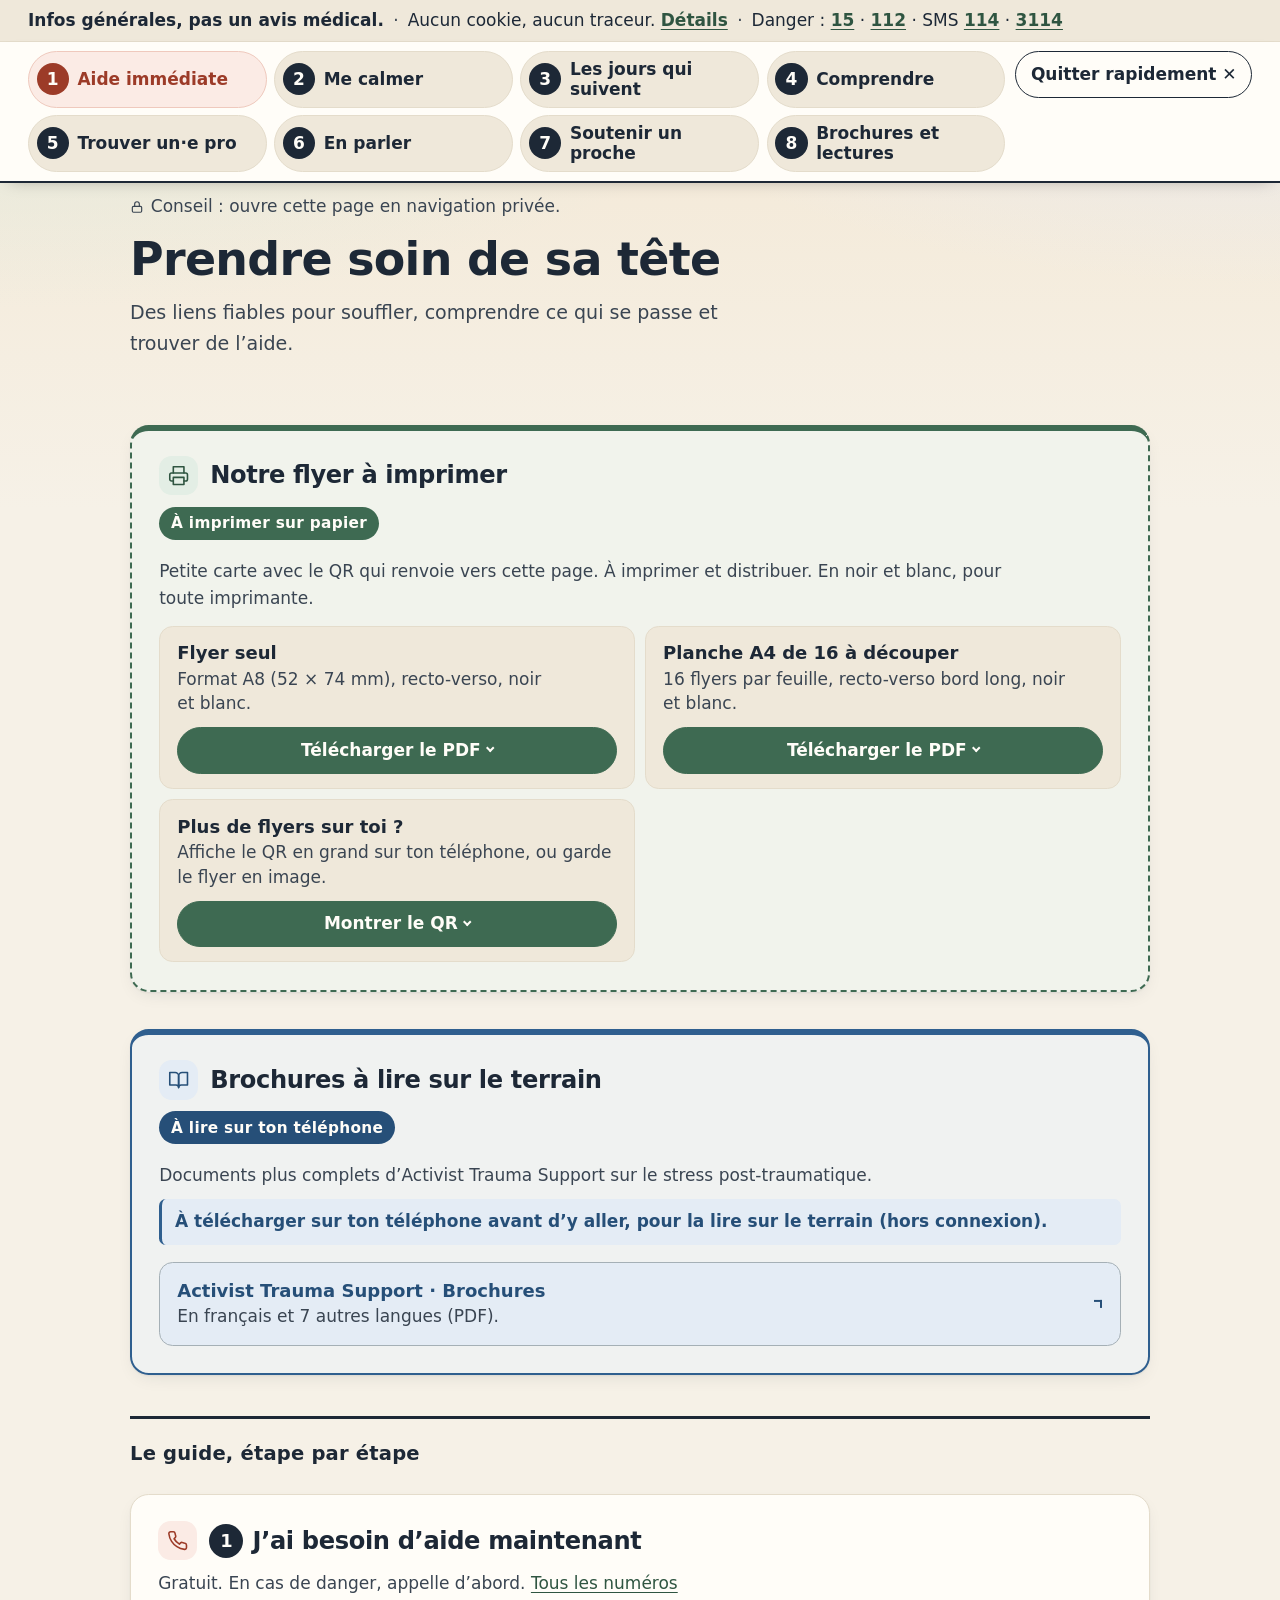
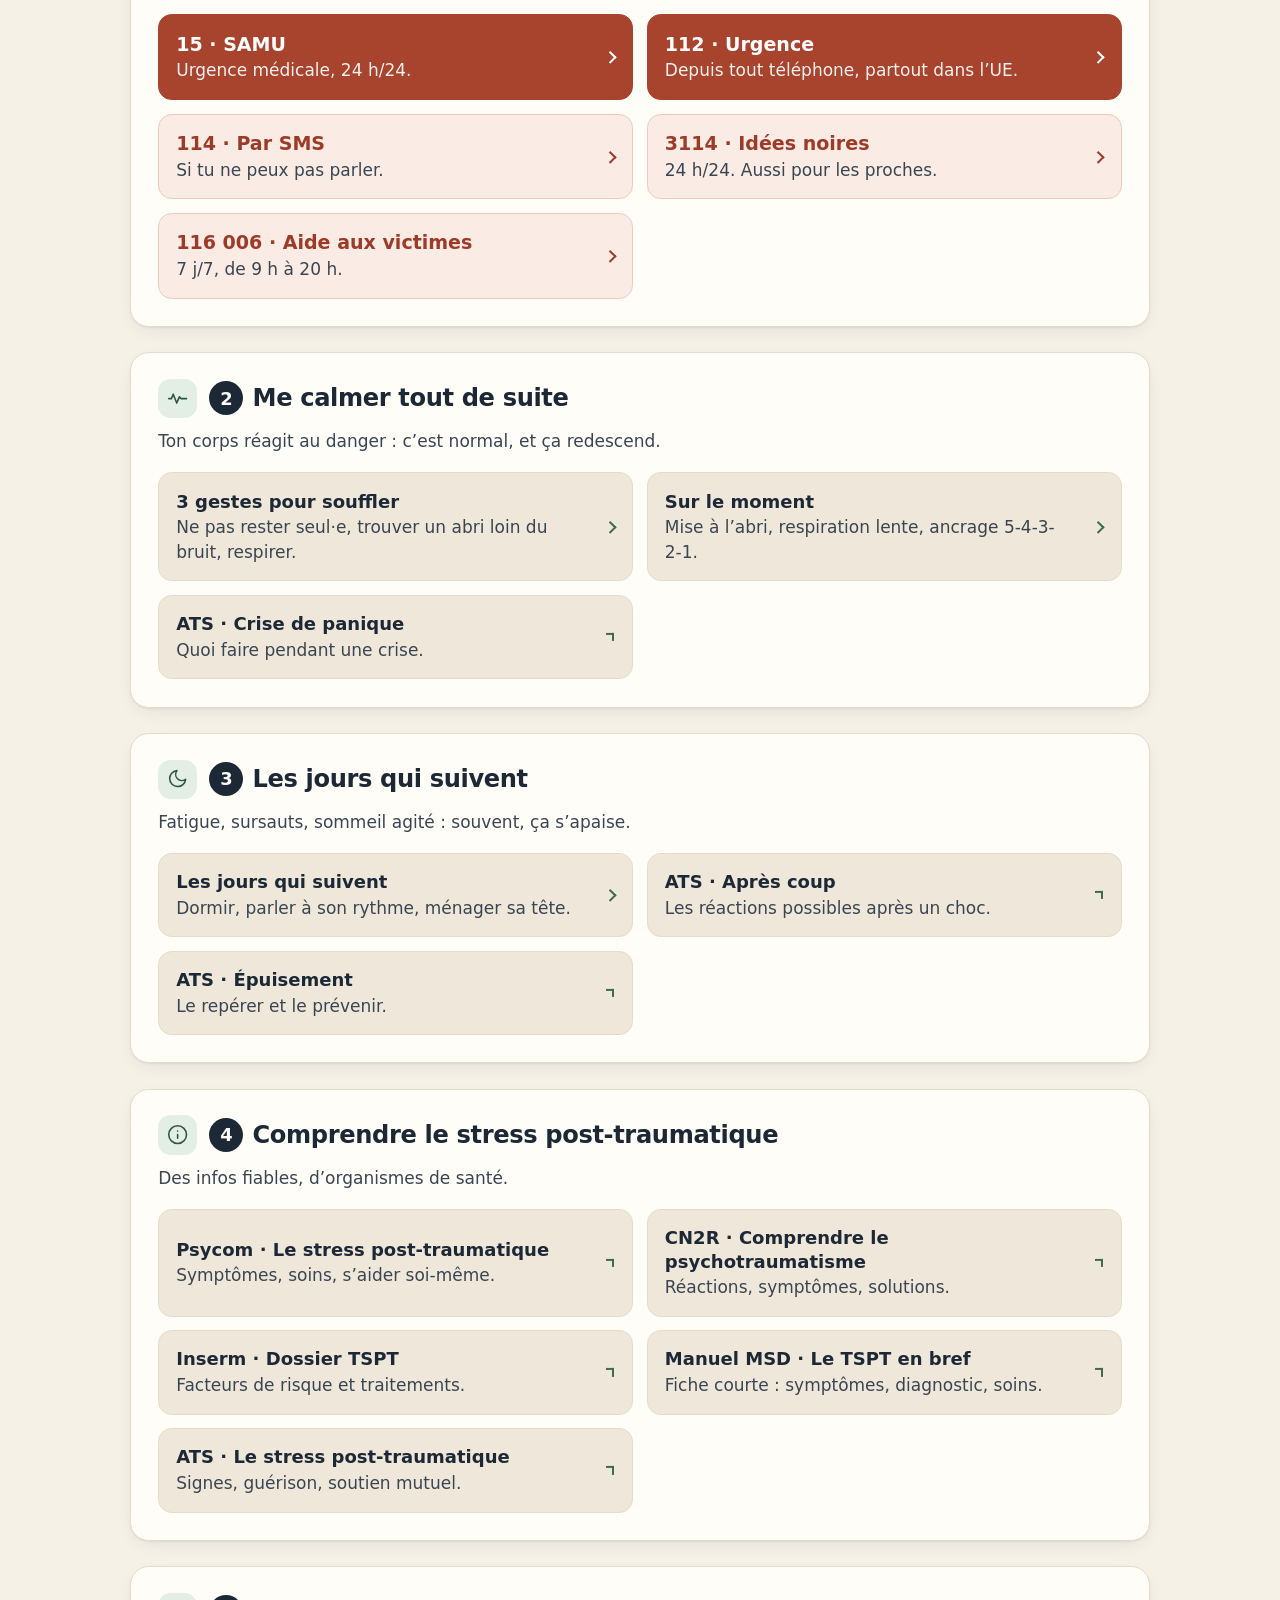
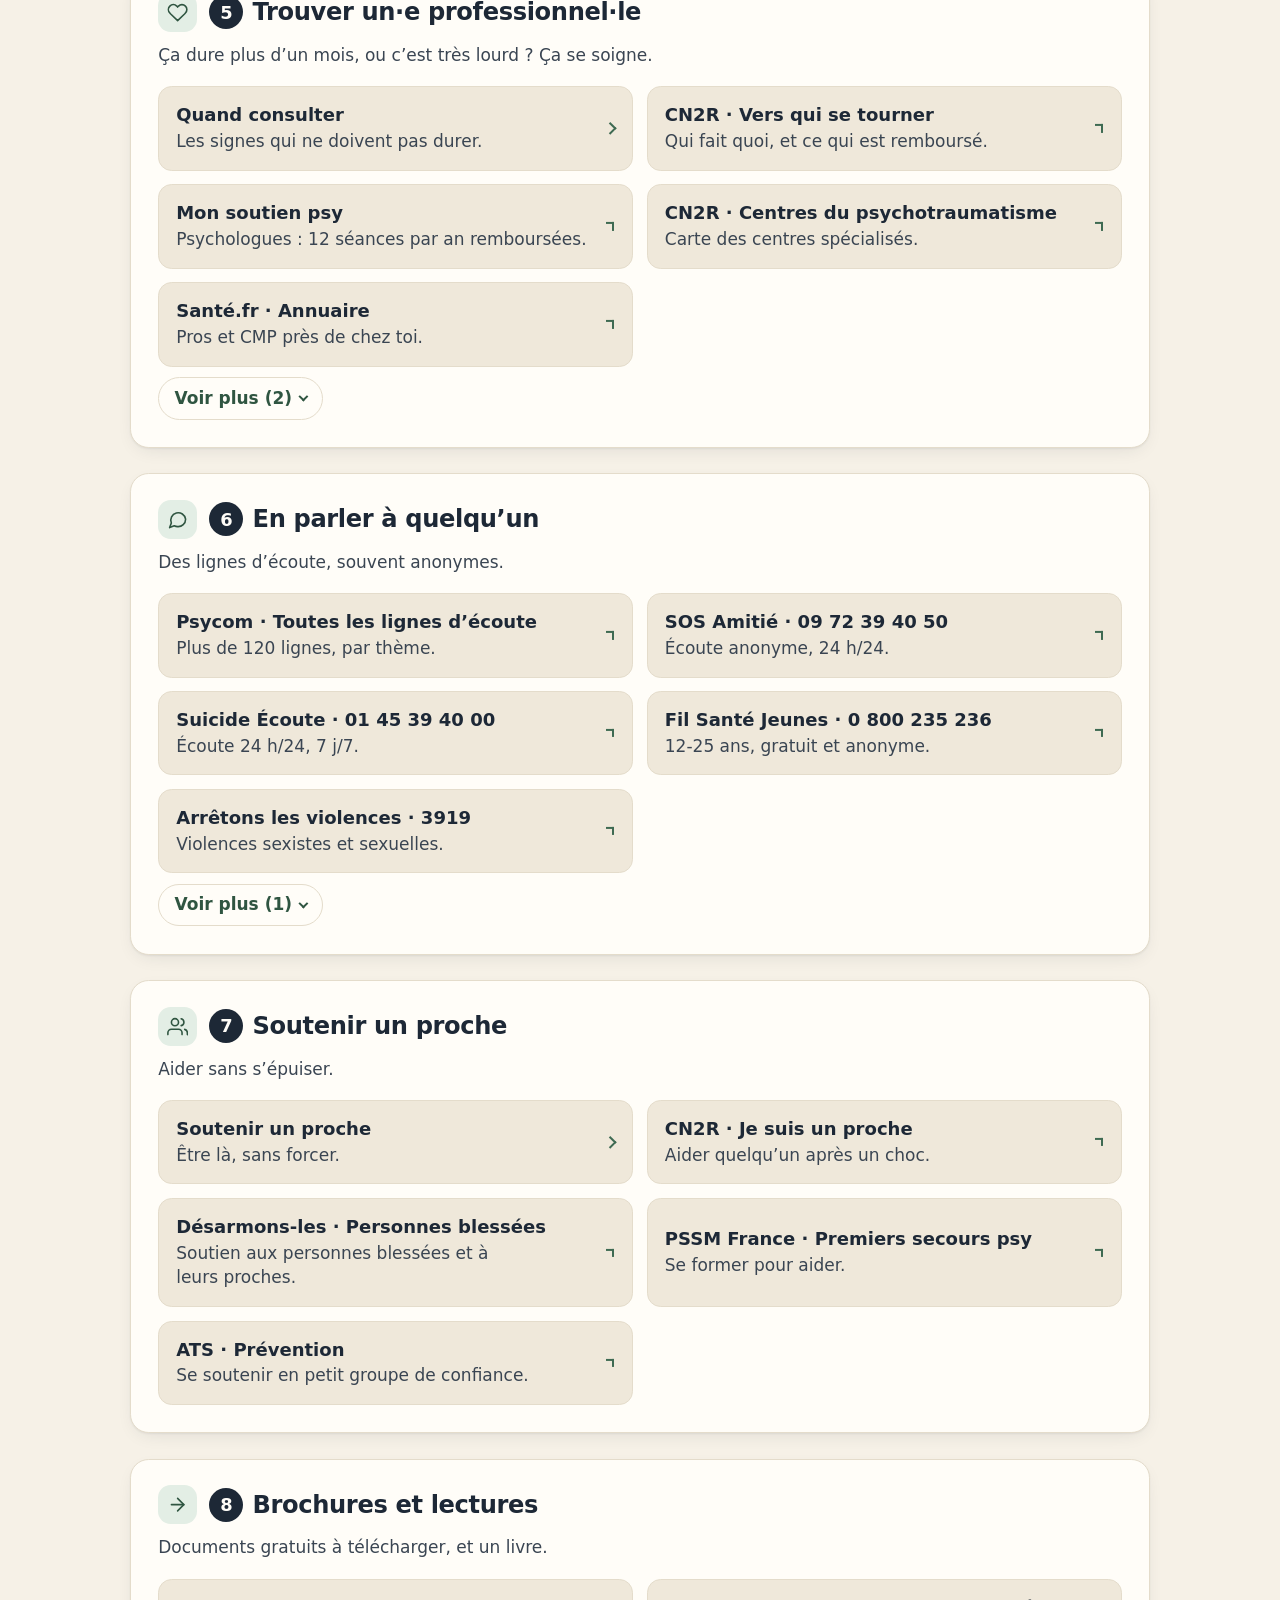
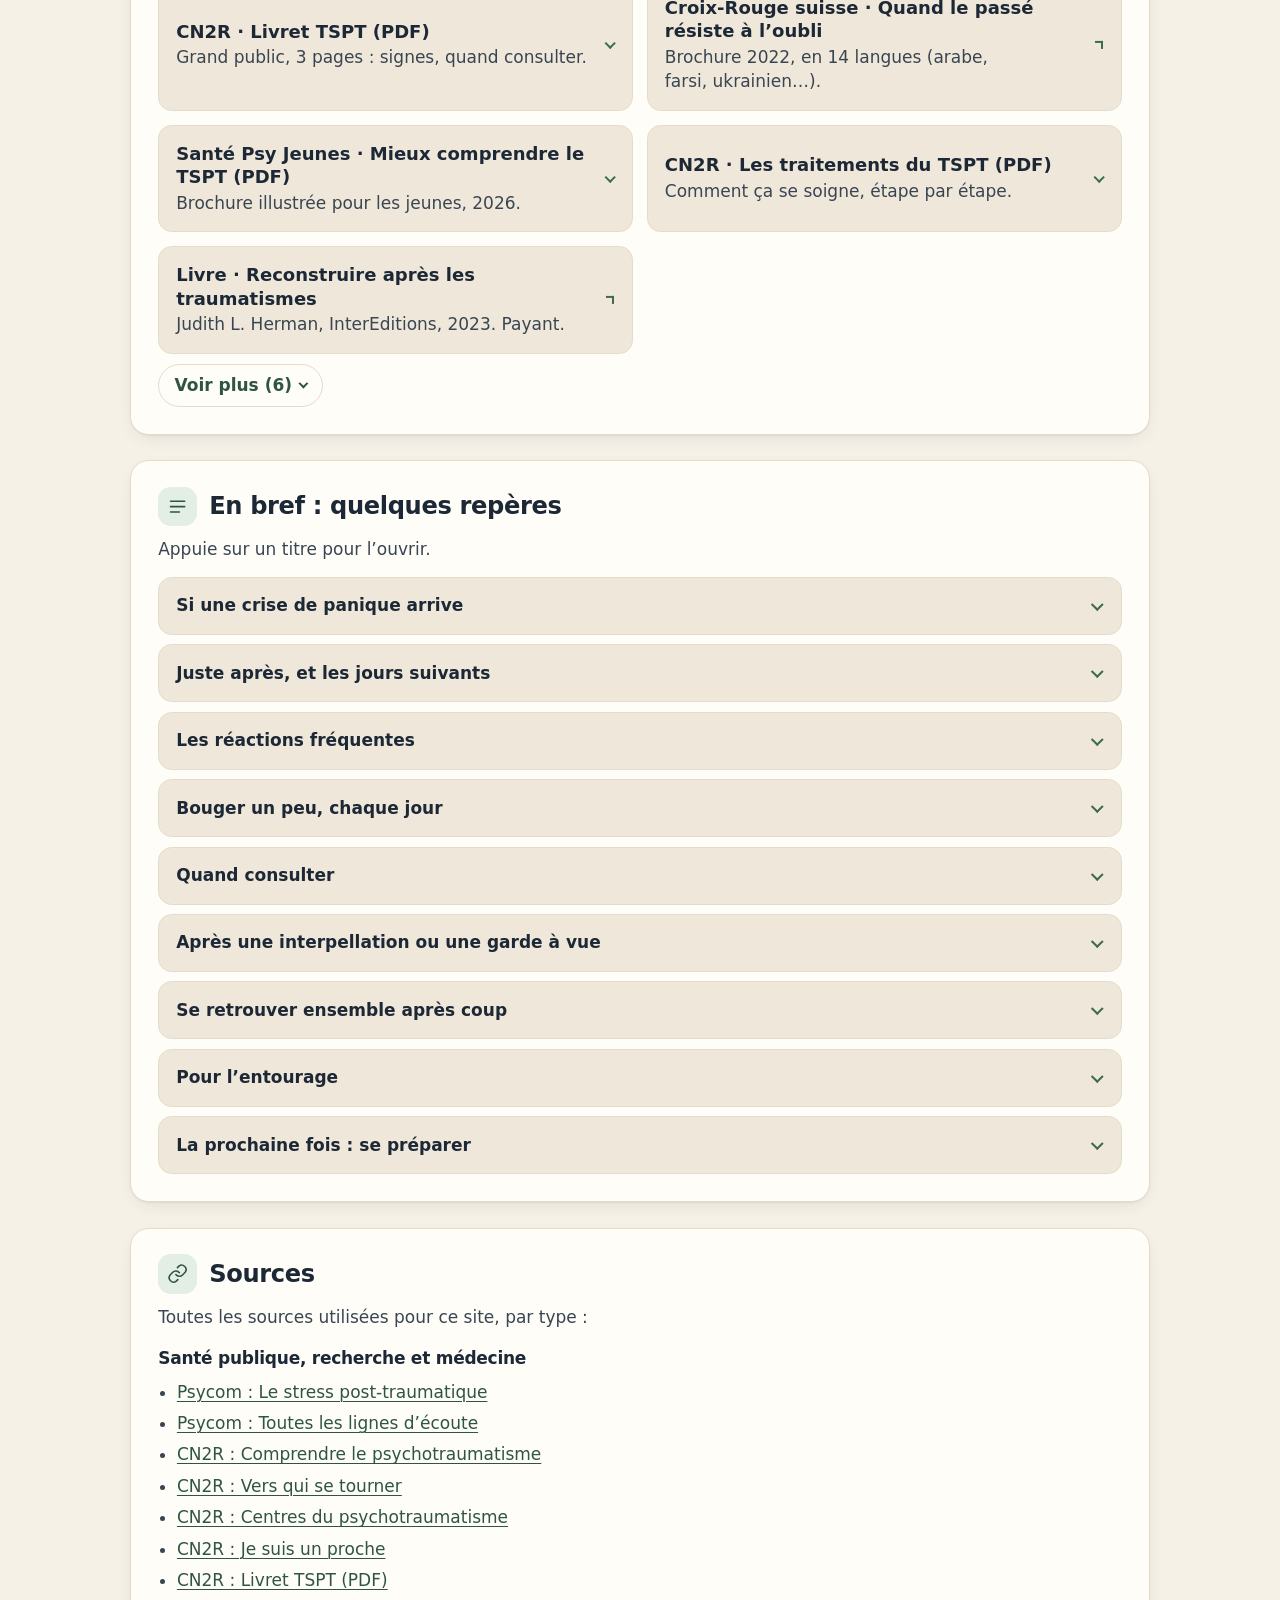
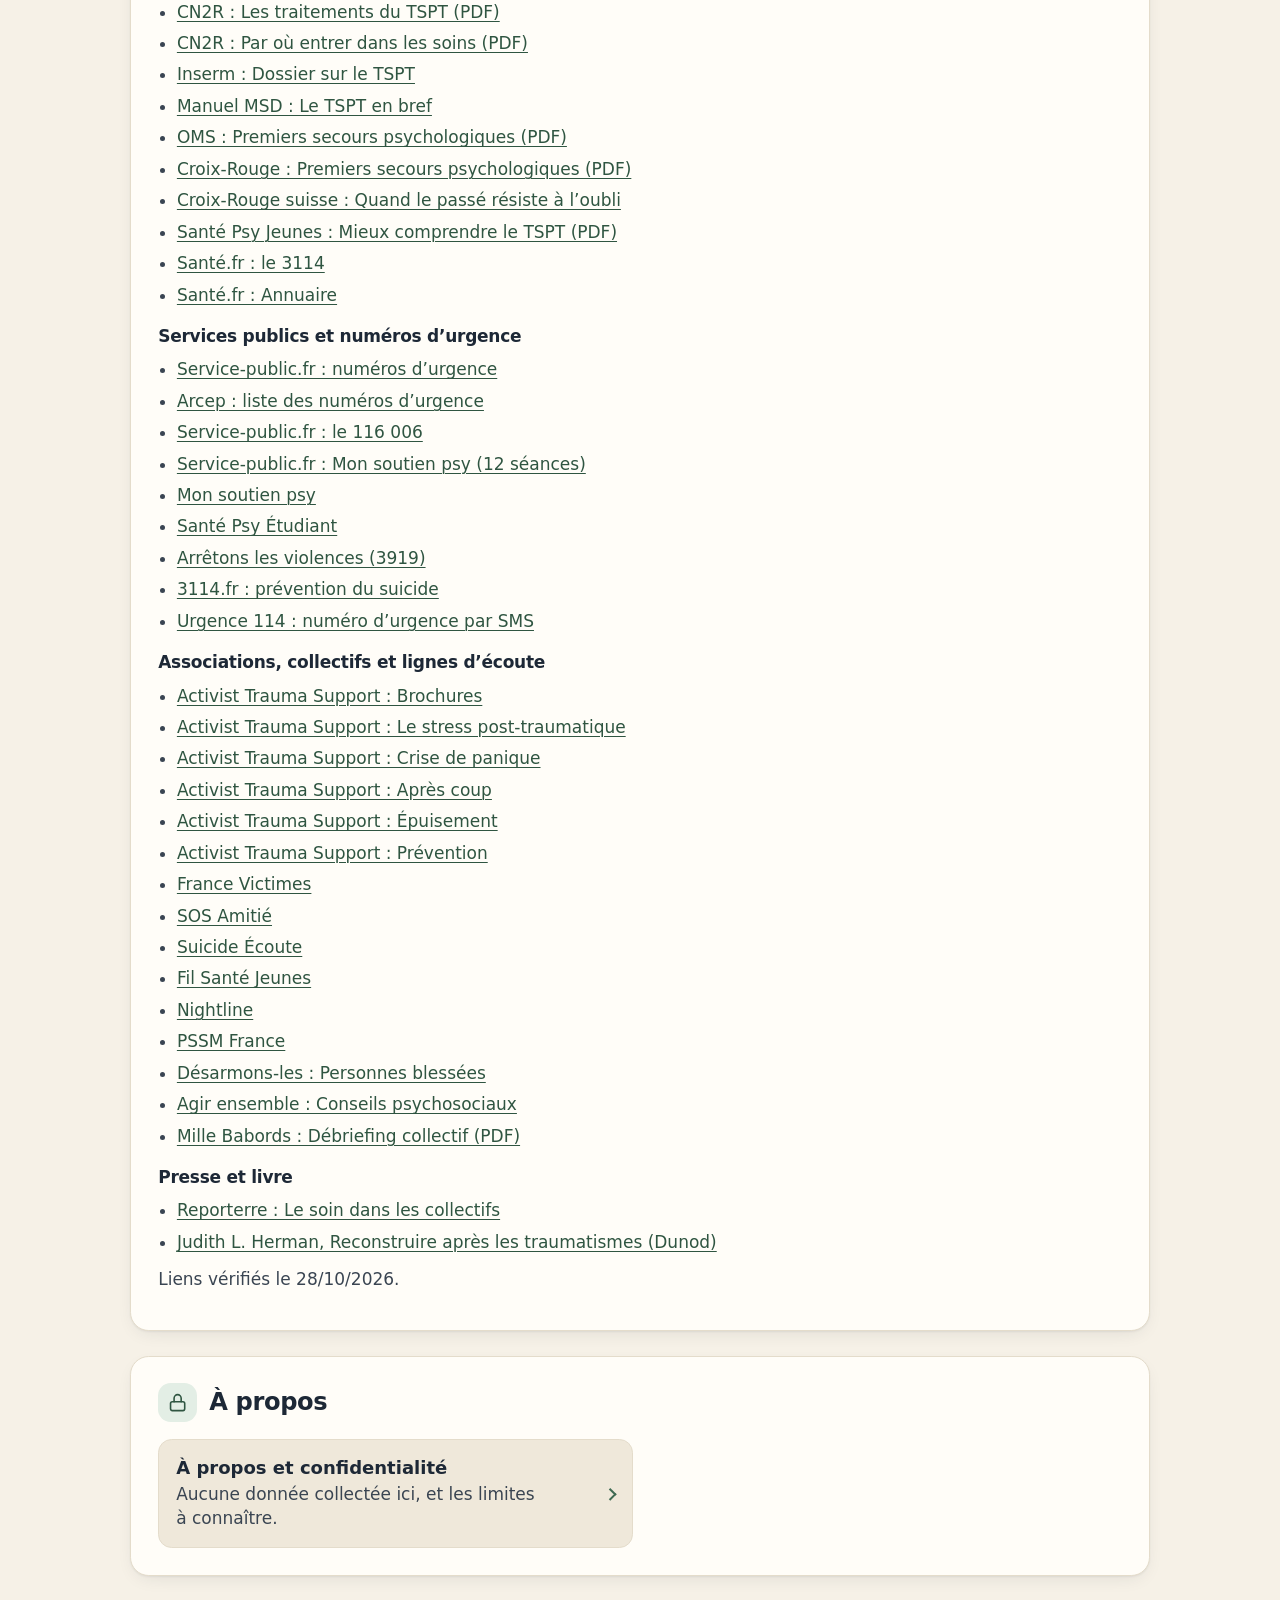
<file: site/index.html>
<!doctype html>
<html lang="fr">
<head>
<meta charset="utf-8">
<meta name="viewport" content="width=device-width, initial-scale=1">
<meta name="description" content="Liens fiables pour souffler, comprendre le stress post-traumatique et trouver de l’aide en France.">
<meta name="referrer" content="no-referrer">
<meta name="robots" content="noindex,nofollow">
<meta http-equiv="Content-Security-Policy" content="default-src 'none'; style-src 'self'; img-src 'self'; base-uri 'none'; form-action 'none'">
<meta name="color-scheme" content="light dark">
<title>Prendre soin de sa tête</title>
<link rel="stylesheet" href="style.css">
</head>
<body class="hub">
<a class="skip" href="#contenu">Aller au contenu</a>
<aside class="avis" aria-label="À savoir"><div class="wrap"><ul><li><strong>Infos générales, pas un avis médical.</strong></li><li>Aucun cookie, aucun traceur. <a href="a-propos.html">Détails</a></li><li>Danger : <a href="tel:15">15</a> · <a href="tel:112">112</a> · SMS <a href="sms:114">114</a> · <a href="tel:3114">3114</a></li></ul></div></aside>
<div class="bandeau"><div class="wrap bandeau-in"><a class="vers-chap" href="#chapitres"><span class="burger" aria-hidden="true"></span>Chapitres</a><nav class="chap chap-haut" aria-label="Chapitres"><ol><li><a href="#urgences" class="u"><span class="cn" aria-hidden="true">1</span>Aide immédiate</a></li><li><a href="#calme"><span class="cn" aria-hidden="true">2</span>Me calmer</a></li><li><a href="#apres"><span class="cn" aria-hidden="true">3</span>Les jours qui suivent</a></li><li><a href="#comprendre"><span class="cn" aria-hidden="true">4</span>Comprendre</a></li><li><a href="#pros"><span class="cn" aria-hidden="true">5</span>Trouver un·e pro</a></li><li><a href="#ecoute"><span class="cn" aria-hidden="true">6</span>En parler</a></li><li><a href="#proche"><span class="cn" aria-hidden="true">7</span>Soutenir un proche</a></li><li><a href="#guides"><span class="cn" aria-hidden="true">8</span>Brochures et lectures</a></li></ol></nav><a class="quit" href="https://www.wikipedia.org/" rel="noopener noreferrer">Quitter rapidement ✕</a></div></div>
<header class="hero"><div class="wrap">
<p class="tip"><svg width="14" height="14" viewBox="0 0 24 24" fill="none" stroke="currentColor" stroke-width="2" stroke-linecap="round" aria-hidden="true"><rect x="4" y="11" width="16" height="10" rx="2"/><path d="M8 11V7a4 4 0 0 1 8 0v4"/></svg> Conseil : ouvre cette page en navigation privée.</p>
<h1>Prendre soin de sa tête</h1>
<p class="lead">Des liens fiables pour souffler, comprendre ce qui se passe et trouver de l’aide.</p>
<nav class="chap chap-bas" id="chapitres" aria-label="Chapitres"><ol><li><a href="#urgences" class="u"><span class="cn" aria-hidden="true">1</span>Aide immédiate</a></li><li><a href="#calme"><span class="cn" aria-hidden="true">2</span>Me calmer</a></li><li><a href="#apres"><span class="cn" aria-hidden="true">3</span>Les jours qui suivent</a></li><li><a href="#comprendre"><span class="cn" aria-hidden="true">4</span>Comprendre</a></li><li><a href="#pros"><span class="cn" aria-hidden="true">5</span>Trouver un·e pro</a></li><li><a href="#ecoute"><span class="cn" aria-hidden="true">6</span>En parler</a></li><li><a href="#proche"><span class="cn" aria-hidden="true">7</span>Soutenir un proche</a></li><li><a href="#guides"><span class="cn" aria-hidden="true">8</span>Brochures et lectures</a></li></ol></nav>
</div></header>
<main id="contenu" class="wrap">
<section class="sec blocA" id="flyer"><div class="sec-head"><span class="ico"><svg viewBox="0 0 24 24" fill="none" stroke="currentColor" stroke-width="1.8" stroke-linecap="round" stroke-linejoin="round" aria-hidden="true"><path d="M6 9V2h12v7"/><path d="M6 18H4a2 2 0 0 1-2-2v-5a2 2 0 0 1 2-2h16a2 2 0 0 1 2 2v5a2 2 0 0 1-2 2h-2"/><rect x="6" y="14" width="12" height="8"/></svg></span><h2>Notre flyer à imprimer</h2></div><p class="tag tagA">À imprimer sur papier</p><p class="intro">Petite carte avec le QR qui renvoie vers cette page. À imprimer et distribuer. En noir et blanc, pour toute imprimante.</p><ul class="choix-l"><li class="choix"><span class="bt">Flyer seul</span><span class="bd">Format A8 (52 × 74 mm), recto-verso, noir et blanc.</span><span class="duo"><a class="mini" href="flyer-nb.pdf" download>Télécharger le PDF</a></span></li><li class="choix"><span class="bt">Planche A4 de 16 à découper</span><span class="bd">16 flyers par feuille, recto-verso bord long, noir et blanc.</span><span class="duo"><a class="mini" href="flyer-nb-planche-A4x16.pdf" download>Télécharger le PDF</a></span></li><li class="choix"><span class="bt">Plus de flyers sur toi ?</span><span class="bd">Affiche le QR en grand sur ton téléphone, ou garde le flyer en image.</span><span class="duo"><a class="mini" href="montrer-qr.html">Montrer le QR</a></span></li></ul></section>
<section class="sec blocB" id="brochures"><div class="sec-head"><span class="ico"><svg viewBox="0 0 24 24" fill="none" stroke="currentColor" stroke-width="1.8" stroke-linecap="round" stroke-linejoin="round" aria-hidden="true"><path d="M2 4h6a4 4 0 0 1 4 4v13a3 3 0 0 0-3-3H2z"/><path d="M22 4h-6a4 4 0 0 0-4 4v13a3 3 0 0 1 3-3h7z"/></svg></span><h2>Brochures à lire sur le terrain</h2></div><p class="tag tagB">À lire sur ton téléphone</p><p class="intro">Documents plus complets d’Activist Trauma Support sur le stress post-traumatique.</p><p class="offline">À télécharger sur ton téléphone avant d’y aller, pour la lire sur le terrain (hors connexion).</p><ul class="links"><li><a class="btn" href="https://www.activist-trauma.net/fr/downloads.html" rel="noopener noreferrer"><span class="bt">Activist Trauma Support · Brochures</span><span class="bd">En français et 7 autres langues (PDF).</span></a></li></ul></section>
<p class="part">Le guide, étape par étape</p>
<section class="sec urgent" id="urgences"><div class="sec-head"><span class="ico"><svg viewBox="0 0 24 24" fill="none" stroke="currentColor" stroke-width="1.8" stroke-linecap="round" stroke-linejoin="round" aria-hidden="true"><path d="M22 16.9v3a2 2 0 0 1-2.2 2 19.8 19.8 0 0 1-8.6-3.1 19.5 19.5 0 0 1-6-6A19.8 19.8 0 0 1 2.1 4.2 2 2 0 0 1 4.1 2h3a2 2 0 0 1 2 1.7c.1 1 .4 1.9.7 2.8a2 2 0 0 1-.5 2.1L8 9.9a16 16 0 0 0 6 6l1.3-1.3a2 2 0 0 1 2.1-.4c.9.3 1.8.6 2.8.7a2 2 0 0 1 1.7 2z"/></svg></span><h2><span class="n" aria-hidden="true">1</span>J’ai besoin d’aide maintenant</h2></div><p class="intro">Gratuit. En cas de danger, appelle d’abord. <a href="ressources.html">Tous les numéros</a></p><ul class="links"><li><a class="btn urg main" href="tel:15"><span class="bt">15 · SAMU</span><span class="bd">Urgence médicale, 24 h/24.</span></a></li><li><a class="btn urg main" href="tel:112"><span class="bt">112 · Urgence</span><span class="bd">Depuis tout téléphone, partout dans l’UE.</span></a></li><li><a class="btn urg" href="sms:114"><span class="bt">114 · Par SMS</span><span class="bd">Si tu ne peux pas parler.</span></a></li><li><a class="btn urg" href="tel:3114"><span class="bt">3114 · Idées noires</span><span class="bd">24 h/24. Aussi pour les proches.</span></a></li><li><a class="btn urg" href="tel:116006"><span class="bt">116 006 · Aide aux victimes</span><span class="bd">7 j/7, de 9 h à 20 h.</span></a></li></ul></section><section class="sec" id="calme"><div class="sec-head"><span class="ico"><svg viewBox="0 0 24 24" fill="none" stroke="currentColor" stroke-width="1.8" stroke-linecap="round" stroke-linejoin="round" aria-hidden="true"><path d="M2 12h3l2-5 4 10 3-7 2 2h6"/></svg></span><h2><span class="n" aria-hidden="true">2</span>Me calmer tout de suite</h2></div><p class="intro">Ton corps réagit au danger : c’est normal, et ça redescend.</p><ul class="links"><li><a class="btn" href="conseils.html"><span class="bt">3 gestes pour souffler</span><span class="bd">Ne pas rester seul·e, trouver un abri loin du bruit, respirer.</span></a></li><li><a class="btn" href="sur-le-moment.html"><span class="bt">Sur le moment</span><span class="bd">Mise à l’abri, respiration lente, ancrage 5-4-3-2-1.</span></a></li><li><a class="btn" href="https://www.activist-trauma.net/fr/mental-health-matters/panic-attacks.html" rel="noopener noreferrer"><span class="bt">ATS · Crise de panique</span><span class="bd">Quoi faire pendant une crise.</span></a></li></ul></section><section class="sec" id="apres"><div class="sec-head"><span class="ico"><svg viewBox="0 0 24 24" fill="none" stroke="currentColor" stroke-width="1.8" stroke-linecap="round" stroke-linejoin="round" aria-hidden="true"><path d="M21 12.8A9 9 0 1 1 11.2 3a7 7 0 0 0 9.8 9.8z"/></svg></span><h2><span class="n" aria-hidden="true">3</span>Les jours qui suivent</h2></div><p class="intro">Fatigue, sursauts, sommeil agité : souvent, ça s’apaise.</p><ul class="links"><li><a class="btn" href="apres-48h.html"><span class="bt">Les jours qui suivent</span><span class="bd">Dormir, parler à son rythme, ménager sa tête.</span></a></li><li><a class="btn" href="https://www.activist-trauma.net/fr/mental-health-matters/after-action.html" rel="noopener noreferrer"><span class="bt">ATS · Après coup</span><span class="bd">Les réactions possibles après un choc.</span></a></li><li><a class="btn" href="https://www.activist-trauma.net/fr/mental-health-matters/burn-out.html" rel="noopener noreferrer"><span class="bt">ATS · Épuisement</span><span class="bd">Le repérer et le prévenir.</span></a></li></ul></section><section class="sec" id="comprendre"><div class="sec-head"><span class="ico"><svg viewBox="0 0 24 24" fill="none" stroke="currentColor" stroke-width="1.8" stroke-linecap="round" stroke-linejoin="round" aria-hidden="true"><circle cx="12" cy="12" r="10"/><path d="M12 16v-4M12 8h.01"/></svg></span><h2><span class="n" aria-hidden="true">4</span>Comprendre le stress post-traumatique</h2></div><p class="intro">Des infos fiables, d’organismes de santé.</p><ul class="links"><li><a class="btn" href="https://www.psycom.org/sinformer/la-sante-mentale/les-troubles-psy/trouble-de-stress-post-traumatique/" rel="noopener noreferrer"><span class="bt">Psycom · Le stress post-traumatique</span><span class="bd">Symptômes, soins, s’aider soi-même.</span></a></li><li><a class="btn" href="https://cn2r.fr/jai-besoin-daide/comprendre-le-psychotraumatisme/" rel="noopener noreferrer"><span class="bt">CN2R · Comprendre le psychotraumatisme</span><span class="bd">Réactions, symptômes, solutions.</span></a></li><li><a class="btn" href="https://www.inserm.fr/dossier/troubles-stress-post-traumatique/" rel="noopener noreferrer"><span class="bt">Inserm · Dossier TSPT</span><span class="bd">Facteurs de risque et traitements.</span></a></li><li><a class="btn" href="https://www.msdmanuals.com/fr/accueil/les-faits-en-bref-troubles-mentaux/anxiété-et-troubles-liés-au-stress/trouble-de-stress-post-traumatique-tspt" rel="noopener noreferrer"><span class="bt">Manuel MSD · Le TSPT en bref</span><span class="bd">Fiche courte : symptômes, diagnostic, soins.</span></a></li><li><a class="btn" href="https://www.activist-trauma.net/fr/mental-health-matters/ptsd.html" rel="noopener noreferrer"><span class="bt">ATS · Le stress post-traumatique</span><span class="bd">Signes, guérison, soutien mutuel.</span></a></li></ul></section><section class="sec" id="pros"><div class="sec-head"><span class="ico"><svg viewBox="0 0 24 24" fill="none" stroke="currentColor" stroke-width="1.8" stroke-linecap="round" stroke-linejoin="round" aria-hidden="true"><path d="M20.8 4.6a5.5 5.5 0 0 0-7.8 0L12 5.7l-1-1.1a5.5 5.5 0 0 0-7.8 7.8l1 1.1L12 21l7.8-7.5 1-1.1a5.5 5.5 0 0 0 0-7.8z"/></svg></span><h2><span class="n" aria-hidden="true">5</span>Trouver un·e professionnel·le</h2></div><p class="intro">Ça dure plus d’un mois, ou c’est très lourd ? Ça se soigne.</p><ul class="links"><li><a class="btn" href="quand-consulter.html"><span class="bt">Quand consulter</span><span class="bd">Les signes qui ne doivent pas durer.</span></a></li><li><a class="btn" href="https://cn2r.fr/jai-besoin-daide/chercher-de-laide/" rel="noopener noreferrer"><span class="bt">CN2R · Vers qui se tourner</span><span class="bd">Qui fait quoi, et ce qui est remboursé.</span></a></li><li><a class="btn" href="https://monsoutienpsy.ameli.fr/" rel="noopener noreferrer"><span class="bt">Mon soutien psy</span><span class="bd">Psychologues : 12 séances par an remboursées.</span></a></li><li><a class="btn" href="https://cn2r.fr/jai-besoin-daide/localiser-les-structures-de-soin/" rel="noopener noreferrer"><span class="bt">CN2R · Centres du psychotraumatisme</span><span class="bd">Carte des centres spécialisés.</span></a></li><li><a class="btn" href="https://www.sante.fr/annuaire" rel="noopener noreferrer"><span class="bt">Santé.fr · Annuaire</span><span class="bd">Pros et CMP près de chez toi.</span></a></li></ul><details class="more"><summary>Voir plus (2)</summary><ul class="links"><li><a class="btn" href="https://santepsy.etudiant.gouv.fr/" rel="noopener noreferrer"><span class="bt">Santé Psy Étudiant</span><span class="bd">Étudiant·es : séances gratuites.</span></a></li><li><a class="btn" href="https://www.france-victimes.fr/" rel="noopener noreferrer"><span class="bt">France Victimes</span><span class="bd">Associations locales : soutien psy et juridique.</span></a></li></ul></details></section><section class="sec" id="ecoute"><div class="sec-head"><span class="ico"><svg viewBox="0 0 24 24" fill="none" stroke="currentColor" stroke-width="1.8" stroke-linecap="round" stroke-linejoin="round" aria-hidden="true"><path d="M21 11.5a8.4 8.4 0 0 1-9 8.4 8.6 8.6 0 0 1-3.8-.9L3 21l1.9-5.2A8.4 8.4 0 1 1 21 11.5z"/></svg></span><h2><span class="n" aria-hidden="true">6</span>En parler à quelqu’un</h2></div><p class="intro">Des lignes d’écoute, souvent anonymes.</p><ul class="links"><li><a class="btn" href="https://www.psycom.org/sorienter/les-lignes-decoute/" rel="noopener noreferrer"><span class="bt">Psycom · Toutes les lignes d’écoute</span><span class="bd">Plus de 120 lignes, par thème.</span></a></li><li><a class="btn" href="https://www.sosamitie.org/" rel="noopener noreferrer"><span class="bt">SOS Amitié · 09 72 39 40 50</span><span class="bd">Écoute anonyme, 24 h/24.</span></a></li><li><a class="btn" href="https://www.suicide-ecoute.fr/" rel="noopener noreferrer"><span class="bt">Suicide Écoute · 01 45 39 40 00</span><span class="bd">Écoute 24 h/24, 7 j/7.</span></a></li><li><a class="btn" href="https://www.filsantejeunes.com/" rel="noopener noreferrer"><span class="bt">Fil Santé Jeunes · 0 800 235 236</span><span class="bd">12-25 ans, gratuit et anonyme.</span></a></li><li><a class="btn" href="https://arretonslesviolences.gouv.fr/" rel="noopener noreferrer"><span class="bt">Arrêtons les violences · 3919</span><span class="bd">Violences sexistes et sexuelles.</span></a></li></ul><details class="more"><summary>Voir plus (1)</summary><ul class="links"><li><a class="btn" href="https://www.nightline.fr/" rel="noopener noreferrer"><span class="bt">Nightline</span><span class="bd">Étudiant·es : écoute le soir.</span></a></li></ul></details></section><section class="sec" id="proche"><div class="sec-head"><span class="ico"><svg viewBox="0 0 24 24" fill="none" stroke="currentColor" stroke-width="1.8" stroke-linecap="round" stroke-linejoin="round" aria-hidden="true"><path d="M17 21v-2a4 4 0 0 0-4-4H5a4 4 0 0 0-4 4v2"/><circle cx="9" cy="7" r="4"/><path d="M23 21v-2a4 4 0 0 0-3-3.9"/><path d="M16 3.1a4 4 0 0 1 0 7.8"/></svg></span><h2><span class="n" aria-hidden="true">7</span>Soutenir un proche</h2></div><p class="intro">Aider sans s’épuiser.</p><ul class="links"><li><a class="btn" href="soutenir-un-proche.html"><span class="bt">Soutenir un proche</span><span class="bd">Être là, sans forcer.</span></a></li><li><a class="btn" href="https://cn2r.fr/jai-besoin-daide/je-suis-un-proche/" rel="noopener noreferrer"><span class="bt">CN2R · Je suis un proche</span><span class="bd">Aider quelqu’un après un choc.</span></a></li><li><a class="btn" href="https://desarmons.net/2022/11/02/iataa-prendre-soin-des-manifestant-es-blesse-es/" rel="noopener noreferrer"><span class="bt">Désarmons-les · Personnes blessées</span><span class="bd">Soutien aux personnes blessées et à leurs proches.</span></a></li><li><a class="btn" href="https://www.pssmfrance.fr/" rel="noopener noreferrer"><span class="bt">PSSM France · Premiers secours psy</span><span class="bd">Se former pour aider.</span></a></li><li><a class="btn" href="https://www.activist-trauma.net/fr/mental-health-matters/prevention.html" rel="noopener noreferrer"><span class="bt">ATS · Prévention</span><span class="bd">Se soutenir en petit groupe de confiance.</span></a></li></ul></section><section class="sec" id="guides"><div class="sec-head"><span class="ico"><svg viewBox="0 0 24 24" fill="none" stroke="currentColor" stroke-width="1.8" stroke-linecap="round" stroke-linejoin="round" aria-hidden="true"><path d="M5 12h14"/><path d="m12 5 7 7-7 7"/></svg></span><h2><span class="n" aria-hidden="true">8</span>Brochures et lectures</h2></div><p class="intro">Documents gratuits à télécharger, et un livre.</p><ul class="links"><li><a class="btn" href="https://cn2r.fr/wp-content/uploads/2024/10/Livret_TSPT_Cn2r_pages.pdf" rel="noopener noreferrer"><span class="bt">CN2R · Livret TSPT (PDF)</span><span class="bd">Grand public, 3 pages : signes, quand consulter.</span></a></li><li><a class="btn" href="https://www.migesplus.ch/fr/publications/quand-le-passe-resiste-a-l-oubli" rel="noopener noreferrer"><span class="bt">Croix-Rouge suisse · Quand le passé résiste à l’oubli</span><span class="bd">Brochure 2022, en 14 langues (arabe, farsi, ukrainien…).</span></a></li><li><a class="btn" href="https://www.santepsyjeunes.fr/media/pages/brochures/mieux-comprendre-le-stress-post-traumatique/c62a70348e-1776353825/lmp_brochures_stress-post-traumatique_bat-digital.pdf" rel="noopener noreferrer"><span class="bt">Santé Psy Jeunes · Mieux comprendre le TSPT (PDF)</span><span class="bd">Brochure illustrée pour les jeunes, 2026.</span></a></li><li><a class="btn" href="https://cn2r.fr/wp-content/uploads/2025/06/Fiche_Traitement_VF.pdf" rel="noopener noreferrer"><span class="bt">CN2R · Les traitements du TSPT (PDF)</span><span class="bd">Comment ça se soigne, étape par étape.</span></a></li><li><a class="btn" href="https://www.dunod.com/sciences-humaines-et-sociales/reconstruire-apres-traumatismes-maltraitance-domestique-aux-violences" rel="noopener noreferrer"><span class="bt">Livre · Reconstruire après les traumatismes</span><span class="bd">Judith L. Herman, InterEditions, 2023. Payant.</span></a></li></ul><details class="more"><summary>Voir plus (6)</summary><ul class="links"><li><a class="btn" href="https://cn2r.fr/wp-content/uploads/2025/12/Fiche_QR_porte_entree_soins.pdf" rel="noopener noreferrer"><span class="bt">CN2R · Par où entrer dans les soins (PDF)</span><span class="bd">Questions-réponses pour faire le premier pas.</span></a></li><li><a class="btn" href="https://iris.who.int/server/api/core/bitstreams/94c73eb9-4a94-4efd-8a4a-fdf9ace1c5ba/content" rel="noopener noreferrer"><span class="bt">OMS · Premiers secours psychologiques (PDF)</span><span class="bd">Aider quelqu’un juste après un choc.</span></a></li><li><a class="btn" href="https://pscentre.org/wp-content/uploads/2019/11/GUIDE-1erSP-mis-en-page-1.pdf" rel="noopener noreferrer"><span class="bt">Croix-Rouge · Premiers secours psychologiques (PDF)</span><span class="bd">Guide de la Fédération internationale, 2018.</span></a></li><li><a class="btn" href="https://agir-ensemble-droits-humains.org/fr/telechargez-la-brochure-de-conseils-psychosociaux-sur-le-trauma-et-les-effets-de-la-violence-politique/" rel="noopener noreferrer"><span class="bt">Agir ensemble · Conseils psychosociaux</span><span class="bd">Brochure : le trauma et les effets de la violence.</span></a></li><li><a class="btn" href="https://www.millebabords.org/IMG/pdf/debrief_psy_post-mobilisation_.pdf" rel="noopener noreferrer"><span class="bt">Débriefing collectif (PDF)</span><span class="bd">Organiser un temps de parole en groupe.</span></a></li><li><a class="btn" href="https://reporterre.net/Psys-medics-Depuis-Sainte-Soline-la-culture-du-soin-irrigue-les-luttes" rel="noopener noreferrer"><span class="bt">Reporterre · Le soin dans les collectifs</span><span class="bd">Article, 2025 : soutien entre pairs.</span></a></li></ul></details></section>
<section class="sec" id="reperes"><div class="sec-head"><span class="ico"><svg viewBox="0 0 24 24" fill="none" stroke="currentColor" stroke-width="1.8" stroke-linecap="round" stroke-linejoin="round" aria-hidden="true"><path d="M4 6h16M4 12h16M4 18h10"/></svg></span><h2>En bref : quelques repères</h2></div>
<p class="intro">Appuie sur un titre pour l’ouvrir.</p>
<div class="acc"><details><summary>Si une crise de panique arrive</summary><p>Cœur qui tape, tremblements, souffle coupé, peur de mourir ou de « devenir fou·folle » : c’est très désagréable, mais ce n’est pas dangereux et ça redescend.</p>
<ul><li>Assieds-toi là où tu es, si l’endroit est sûr.</li>
<li>Souffle lentement, plus longtemps que tu n’inspires, avec le ventre.</li>
<li>Laisse passer les sensations au lieu de lutter.</li>
<li>Répète-toi : « C’est une crise, ça va passer. »</li></ul>
<p>Si tu accompagnes quelqu’un : reste calme, parle doucement, ne le ou la laisse pas seul·e. Douleur dans la poitrine, malaise, doute : appelle le <a href="tel:15">15</a>.</p></details><details><summary>Juste après, et les jours suivants</summary><ul><li>Se mettre à l’abri, au calme, au chaud. Boire de l’eau, manger un peu.</li>
<li>Rester avec des gens de confiance et savoir où sont les autres.</li>
<li>Écouter la personne si elle a envie de parler, sans la pousser à tout raconter.</li>
<li>Laisser de côté l’alcool et les produits pour « tenir » : ils font redescendre sur le moment mais entretiennent le stress.</li>
<li>Alléger son emploi du temps des jours suivants si c’est possible.</li></ul></details><details><summary>Les réactions fréquentes</summary><p>Cauchemars, images qui reviennent, sursauts au moindre bruit, mal à dormir, colère, envie de s’isoler, peur des foules ou des uniformes, culpabilité… Ce sont des réactions normales à un événement anormal, pas un signe de faiblesse. Chez la plupart des gens, elles s’atténuent en quelques semaines.</p>
<p><strong>Le corps aussi réagit :</strong> fatigue, nuque ou dos noués, maux de tête, nausées, cœur qui s’emballe, souffle court, appétit chamboulé. On ne fait pas toujours le lien avec le choc.</p>
<p><strong>Ça peut venir plus tard :</strong> parfois des semaines ou des mois après, ou revenir avec une sirène, une date anniversaire, une situation qui rappelle. Il n’est jamais trop tard pour en parler.</p></details><details><summary>Bouger un peu, chaque jour</summary><p>Marcher, pédaler, nager, s’étirer : une activité physique douce aide à évacuer le stress accumulé et à mieux dormir. Peu importe laquelle, l’important est de s’y tenir un peu tous les jours.</p></details><details><summary>Quand consulter</summary><ul><li>Ça ne s’améliore pas au bout d’un mois environ.</li>
<li>Tu n’arrives plus à dormir, travailler, voir du monde.</li>
<li>Tu évites de plus en plus de lieux ou de situations.</li>
<li>Tu bois ou consommes davantage pour tenir.</li></ul>
<p>Le stress post-traumatique se soigne, notamment avec des thérapies centrées sur le trauma (TCC, EMDR). Ton ou ta médecin peut t’orienter, et avec Mon soutien psy tu peux prendre rendez-vous directement chez un·e psychologue partenaire (jusqu’à 12 séances par an prises en charge). Idées de mort : <a href="tel:3114">3114</a>, tout de suite. <a href="quand-consulter.html">Les signes en détail</a>.</p></details><details><summary>Après une interpellation ou une garde à vue</summary><p>En plus du soutien psy, parle à un·e avocat·e ou à l’équipe juridique (legal team) de ton collectif : ça aide aussi à reprendre la main. Si tu as subi des violences, le <a href="tel:116006">116 006</a> (France Victimes) écoute et oriente, gratuitement.</p></details><details><summary>Se retrouver ensemble après coup</summary><p>Quelques jours après, proposez un moment en groupe où chacun·e dit comment il ou elle va. Personne n’est obligé·e de parler ni de raconter les détails. C’est aussi le moment de repérer qui va moins bien et de s’organiser pour l’entourer. Une méthode pas à pas : <a href="#guides">débriefing collectif</a>, dans « Brochures et lectures ».</p></details><details><summary>Pour l’entourage</summary><ul><li>Écouter sans juger. Éviter les « passe à autre chose » ou « tu n’aurais pas dû y aller ».</li>
<li>La colère ou le repli ne sont pas contre toi : ce sont des réactions au choc.</li>
<li>Reproposer son aide, même après un refus, et reprendre des nouvelles quelques semaines plus tard.</li>
<li>Une phrase qui aide : « Ce n’est pas ta faute. Tu n’es pas seul·e. »</li></ul>
<p>Plus de pistes : <a href="soutenir-un-proche.html">soutenir un proche</a>.</p></details><details><summary>La prochaine fois : se préparer</summary><ul><li>Parlez-en à quelques-un·es : ce qui peut arriver, comment chacun·e réagit quand ça stresse.</li>
<li>Faites des binômes. On part ensemble, on rentre ensemble.</li>
<li>Choisissez à l’avance un endroit calme où se retrouver après, et prévoyez un moment doux : un repas, une soirée tranquille.</li></ul></details></div></section>
<section class="sec" id="sources"><div class="sec-head"><span class="ico"><svg viewBox="0 0 24 24" fill="none" stroke="currentColor" stroke-width="1.8" stroke-linecap="round" stroke-linejoin="round" aria-hidden="true"><path d="M10 13a5 5 0 0 0 7.5.5l3-3a5 5 0 0 0-7-7l-1.7 1.7"/><path d="M14 11a5 5 0 0 0-7.5-.5l-3 3a5 5 0 0 0 7 7l1.7-1.7"/></svg></span><h2>Sources</h2></div>
<p class="src">Toutes les sources utilisées pour ce site, par type :</p><h3 class="srcg">Santé publique, recherche et médecine</h3><ul class="src"><li><a href="https://www.psycom.org/sinformer/la-sante-mentale/les-troubles-psy/trouble-de-stress-post-traumatique/" rel="noopener noreferrer">Psycom : Le stress post-traumatique</a></li><li><a href="https://www.psycom.org/sorienter/les-lignes-decoute/" rel="noopener noreferrer">Psycom : Toutes les lignes d’écoute</a></li><li><a href="https://cn2r.fr/jai-besoin-daide/comprendre-le-psychotraumatisme/" rel="noopener noreferrer">CN2R : Comprendre le psychotraumatisme</a></li><li><a href="https://cn2r.fr/jai-besoin-daide/chercher-de-laide/" rel="noopener noreferrer">CN2R : Vers qui se tourner</a></li><li><a href="https://cn2r.fr/jai-besoin-daide/localiser-les-structures-de-soin/" rel="noopener noreferrer">CN2R : Centres du psychotraumatisme</a></li><li><a href="https://cn2r.fr/jai-besoin-daide/je-suis-un-proche/" rel="noopener noreferrer">CN2R : Je suis un proche</a></li><li><a href="https://cn2r.fr/wp-content/uploads/2024/10/Livret_TSPT_Cn2r_pages.pdf" rel="noopener noreferrer">CN2R : Livret TSPT (PDF)</a></li><li><a href="https://cn2r.fr/wp-content/uploads/2025/06/Fiche_Traitement_VF.pdf" rel="noopener noreferrer">CN2R : Les traitements du TSPT (PDF)</a></li><li><a href="https://cn2r.fr/wp-content/uploads/2025/12/Fiche_QR_porte_entree_soins.pdf" rel="noopener noreferrer">CN2R : Par où entrer dans les soins (PDF)</a></li><li><a href="https://www.inserm.fr/dossier/troubles-stress-post-traumatique/" rel="noopener noreferrer">Inserm : Dossier sur le TSPT</a></li><li><a href="https://www.msdmanuals.com/fr/accueil/les-faits-en-bref-troubles-mentaux/anxiété-et-troubles-liés-au-stress/trouble-de-stress-post-traumatique-tspt" rel="noopener noreferrer">Manuel MSD : Le TSPT en bref</a></li><li><a href="https://iris.who.int/server/api/core/bitstreams/94c73eb9-4a94-4efd-8a4a-fdf9ace1c5ba/content" rel="noopener noreferrer">OMS : Premiers secours psychologiques (PDF)</a></li><li><a href="https://pscentre.org/wp-content/uploads/2019/11/GUIDE-1erSP-mis-en-page-1.pdf" rel="noopener noreferrer">Croix-Rouge : Premiers secours psychologiques (PDF)</a></li><li><a href="https://www.migesplus.ch/fr/publications/quand-le-passe-resiste-a-l-oubli" rel="noopener noreferrer">Croix-Rouge suisse : Quand le passé résiste à l’oubli</a></li><li><a href="https://www.santepsyjeunes.fr/media/pages/brochures/mieux-comprendre-le-stress-post-traumatique/c62a70348e-1776353825/lmp_brochures_stress-post-traumatique_bat-digital.pdf" rel="noopener noreferrer">Santé Psy Jeunes : Mieux comprendre le TSPT (PDF)</a></li><li><a href="https://www.sante.fr/le-numero-national-de-prevention-du-suicide-0" rel="noopener noreferrer">Santé.fr : le 3114</a></li><li><a href="https://www.sante.fr/annuaire" rel="noopener noreferrer">Santé.fr : Annuaire</a></li></ul><h3 class="srcg">Services publics et numéros d’urgence</h3><ul class="src"><li><a href="https://www.service-public.gouv.fr/particuliers/vosdroits/F33954" rel="noopener noreferrer">Service-public.fr : numéros d’urgence</a></li><li><a href="https://www.arcep.fr/mes-demarches-et-services/consommateurs/fiches-pratiques/je-cherche-la-liste-des-numeros-durgence.html" rel="noopener noreferrer">Arcep : liste des numéros d’urgence</a></li><li><a href="https://lannuaire.service-public.gouv.fr/centres-contact/R167" rel="noopener noreferrer">Service-public.fr : le 116 006</a></li><li><a href="https://www.service-public.gouv.fr/particuliers/actualites/A17461" rel="noopener noreferrer">Service-public.fr : Mon soutien psy (12 séances)</a></li><li><a href="https://monsoutienpsy.ameli.fr/" rel="noopener noreferrer">Mon soutien psy</a></li><li><a href="https://santepsy.etudiant.gouv.fr/" rel="noopener noreferrer">Santé Psy Étudiant</a></li><li><a href="https://arretonslesviolences.gouv.fr/" rel="noopener noreferrer">Arrêtons les violences (3919)</a></li><li><a href="https://3114.fr/" rel="noopener noreferrer">3114.fr : prévention du suicide</a></li><li><a href="https://info.urgence114.fr" rel="noopener noreferrer">Urgence 114 : numéro d’urgence par SMS</a></li></ul><h3 class="srcg">Associations, collectifs et lignes d’écoute</h3><ul class="src"><li><a href="https://www.activist-trauma.net/fr/downloads.html" rel="noopener noreferrer">Activist Trauma Support : Brochures</a></li><li><a href="https://www.activist-trauma.net/fr/mental-health-matters/ptsd.html" rel="noopener noreferrer">Activist Trauma Support : Le stress post-traumatique</a></li><li><a href="https://www.activist-trauma.net/fr/mental-health-matters/panic-attacks.html" rel="noopener noreferrer">Activist Trauma Support : Crise de panique</a></li><li><a href="https://www.activist-trauma.net/fr/mental-health-matters/after-action.html" rel="noopener noreferrer">Activist Trauma Support : Après coup</a></li><li><a href="https://www.activist-trauma.net/fr/mental-health-matters/burn-out.html" rel="noopener noreferrer">Activist Trauma Support : Épuisement</a></li><li><a href="https://www.activist-trauma.net/fr/mental-health-matters/prevention.html" rel="noopener noreferrer">Activist Trauma Support : Prévention</a></li><li><a href="https://www.france-victimes.fr/" rel="noopener noreferrer">France Victimes</a></li><li><a href="https://www.sosamitie.org/" rel="noopener noreferrer">SOS Amitié</a></li><li><a href="https://www.suicide-ecoute.fr/" rel="noopener noreferrer">Suicide Écoute</a></li><li><a href="https://www.filsantejeunes.com/" rel="noopener noreferrer">Fil Santé Jeunes</a></li><li><a href="https://www.nightline.fr/" rel="noopener noreferrer">Nightline</a></li><li><a href="https://www.pssmfrance.fr/" rel="noopener noreferrer">PSSM France</a></li><li><a href="https://desarmons.net/2022/11/02/iataa-prendre-soin-des-manifestant-es-blesse-es/" rel="noopener noreferrer">Désarmons-les : Personnes blessées</a></li><li><a href="https://agir-ensemble-droits-humains.org/fr/telechargez-la-brochure-de-conseils-psychosociaux-sur-le-trauma-et-les-effets-de-la-violence-politique/" rel="noopener noreferrer">Agir ensemble : Conseils psychosociaux</a></li><li><a href="https://www.millebabords.org/IMG/pdf/debrief_psy_post-mobilisation_.pdf" rel="noopener noreferrer">Mille Babords : Débriefing collectif (PDF)</a></li></ul><h3 class="srcg">Presse et livre</h3><ul class="src"><li><a href="https://reporterre.net/Psys-medics-Depuis-Sainte-Soline-la-culture-du-soin-irrigue-les-luttes" rel="noopener noreferrer">Reporterre : Le soin dans les collectifs</a></li><li><a href="https://www.dunod.com/sciences-humaines-et-sociales/reconstruire-apres-traumatismes-maltraitance-domestique-aux-violences" rel="noopener noreferrer">Judith L. Herman, Reconstruire après les traumatismes (Dunod)</a></li></ul>
<p class="src">Liens vérifiés le 28/10/2026.</p></section>
<section class="sec" id="apropos"><div class="sec-head"><span class="ico"><svg viewBox="0 0 24 24" fill="none" stroke="currentColor" stroke-width="1.8" stroke-linecap="round" stroke-linejoin="round" aria-hidden="true"><rect x="4" y="11" width="16" height="10" rx="2"/><path d="M8 11V7a4 4 0 0 1 8 0v4"/></svg></span><h2>À propos</h2></div><ul class="links"><li><a class="btn" href="a-propos.html"><span class="bt">À propos et confidentialité</span><span class="bd">Aucune donnée collectée ici, et les limites à connaître.</span></a></li></ul></section>
</main>
</body>
</html>
</file>
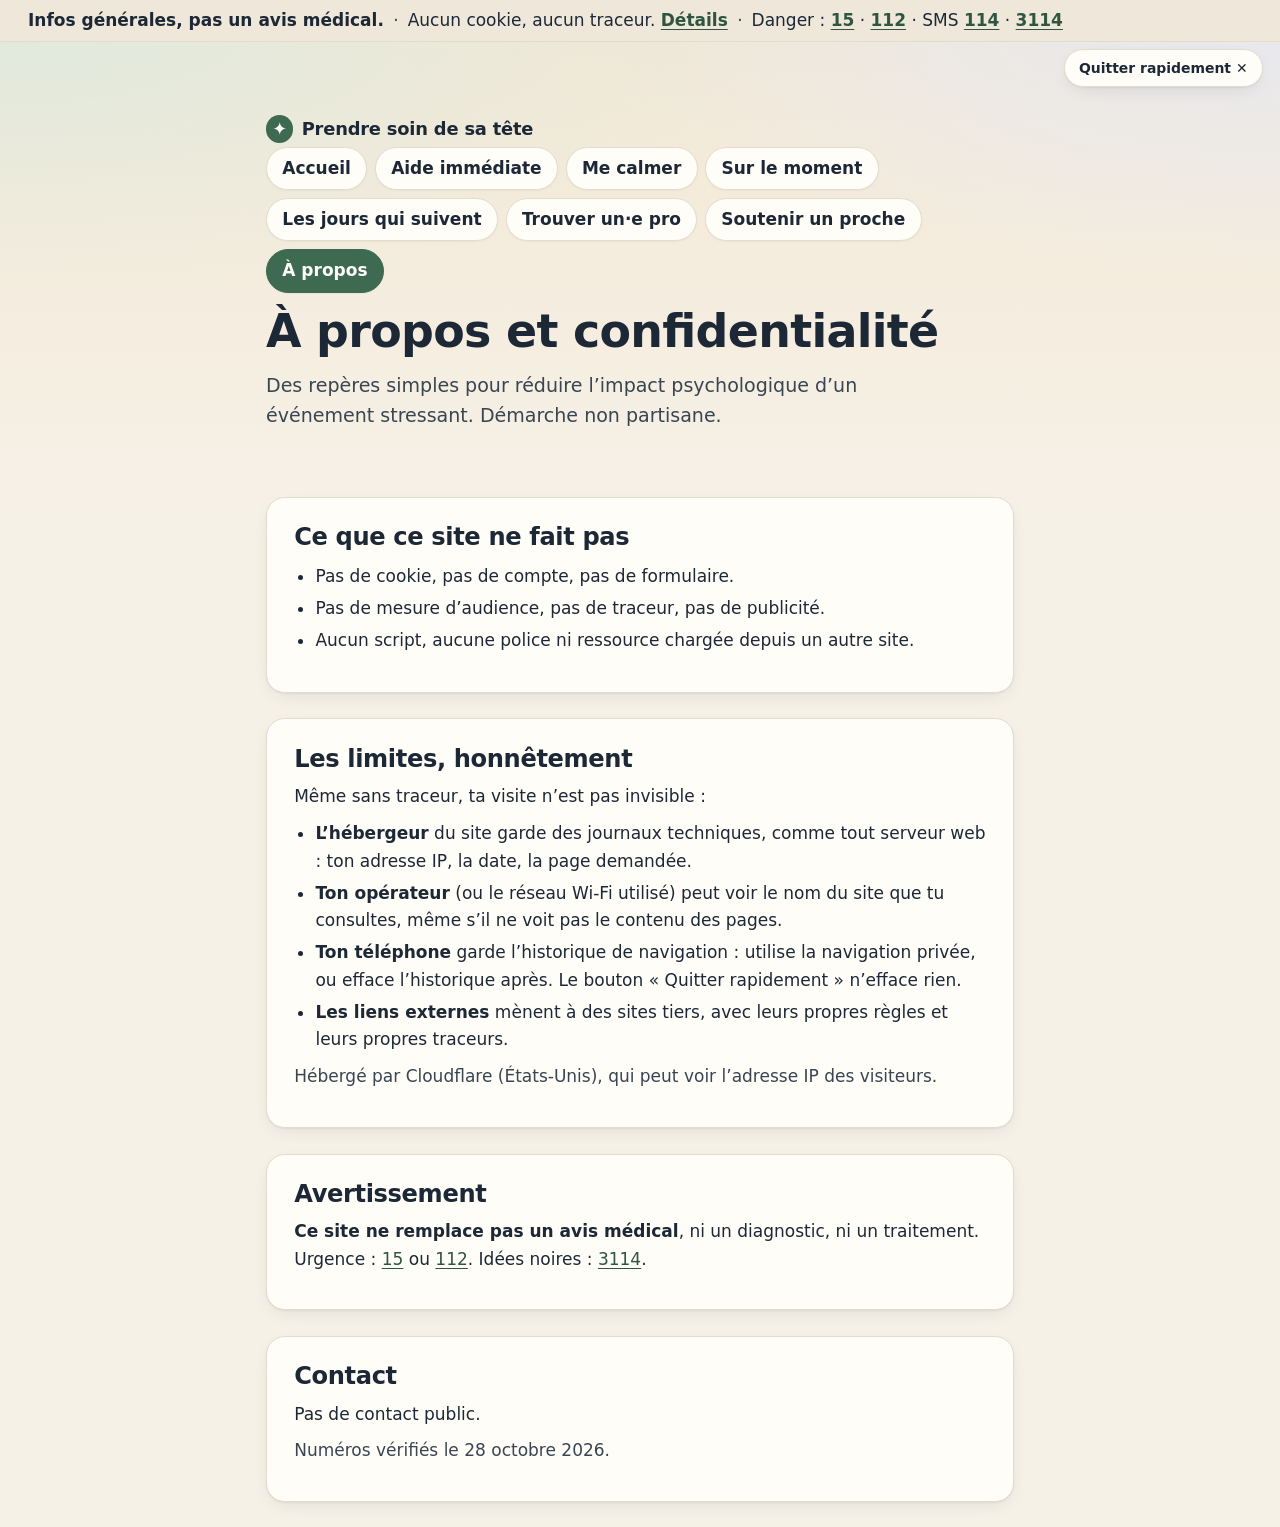
<file: site/a-propos.html>
<!doctype html>
<html lang="fr">
<head>
<meta charset="utf-8">
<meta name="viewport" content="width=device-width, initial-scale=1">
<meta name="description" content="Confidentialité : aucune donnée collectée, aucun cookie, et les limites à connaître.">
<meta name="referrer" content="no-referrer">
<meta name="robots" content="noindex,nofollow">
<meta http-equiv="Content-Security-Policy" content="default-src 'none'; style-src 'self'; img-src 'self'; base-uri 'none'; form-action 'none'">
<meta name="color-scheme" content="light dark">
<title>À propos et confidentialité – Prendre soin de sa tête</title>
<link rel="stylesheet" href="style.css">
</head>
<body class="page">
<a class="skip" href="#contenu">Aller au contenu</a>
<aside class="avis" aria-label="À savoir"><div class="wrap"><ul><li><strong>Infos générales, pas un avis médical.</strong></li><li>Aucun cookie, aucun traceur. <a href="a-propos.html">Détails</a></li><li>Danger : <a href="tel:15">15</a> · <a href="tel:112">112</a> · SMS <a href="sms:114">114</a> · <a href="tel:3114">3114</a></li></ul></div></aside>
<div class="quitbar"><a class="quit" href="https://www.wikipedia.org/" rel="noopener noreferrer">Quitter rapidement ✕</a></div>
<header class="hero"><div class="wrap">
<a class="brand" href="index.html"><span class="dot" aria-hidden="true">✦</span>Prendre soin de sa tête</a>
<nav aria-label="Navigation principale"><ul class="pills"><li><a href="index.html">Accueil</a></li><li><a href="ressources.html">Aide immédiate</a></li><li><a href="conseils.html">Me calmer</a></li><li><a href="sur-le-moment.html">Sur le moment</a></li><li><a href="apres-48h.html">Les jours qui suivent</a></li><li><a href="quand-consulter.html">Trouver un·e pro</a></li><li><a href="soutenir-un-proche.html">Soutenir un proche</a></li><li><a href="a-propos.html" aria-current="page">À propos</a></li></ul></nav>
<h1>À propos et confidentialité</h1>
<p class="lead">Des repères simples pour réduire l’impact psychologique d’un événement stressant. Démarche non partisane.</p>
</div></header>
<main id="contenu" class="wrap">
<section class="sec"><h2>Ce que ce site ne fait pas</h2><ul>
<li>Pas de cookie, pas de compte, pas de formulaire.</li>
<li>Pas de mesure d’audience, pas de traceur, pas de publicité.</li>
<li>Aucun script, aucune police ni ressource chargée depuis un autre site.</li></ul></section><section class="sec"><h2>Les limites, honnêtement</h2><p>Même sans traceur, ta visite n’est pas invisible :</p><ul>
<li><strong>L’hébergeur</strong> du site garde des journaux techniques, comme tout serveur web : ton adresse IP, la date, la page demandée.</li>
<li><strong>Ton opérateur</strong> (ou le réseau Wi-Fi utilisé) peut voir le nom du site que tu consultes, même s’il ne voit pas le contenu des pages.</li>
<li><strong>Ton téléphone</strong> garde l’historique de navigation : utilise la navigation privée, ou efface l’historique après. Le bouton « Quitter rapidement » n’efface rien.</li>
<li><strong>Les liens externes</strong> mènent à des sites tiers, avec leurs propres règles et leurs propres traceurs.</li></ul>
<p class="src">Hébergé par Cloudflare (États-Unis), qui peut voir l’adresse IP des visiteurs.</p></section><section class="sec"><h2>Avertissement</h2><p><strong>Ce site ne remplace pas un avis médical</strong>, ni un diagnostic, ni un traitement. Urgence : <a href="tel:15">15</a> ou <a href="tel:112">112</a>. Idées noires : <a href="tel:3114">3114</a>.</p></section><section class="sec"><h2>Contact</h2><p>Pas de contact public.</p><p class="src">Numéros vérifiés le 28 octobre 2026.</p></section>
</main>
</body>
</html>
</file>
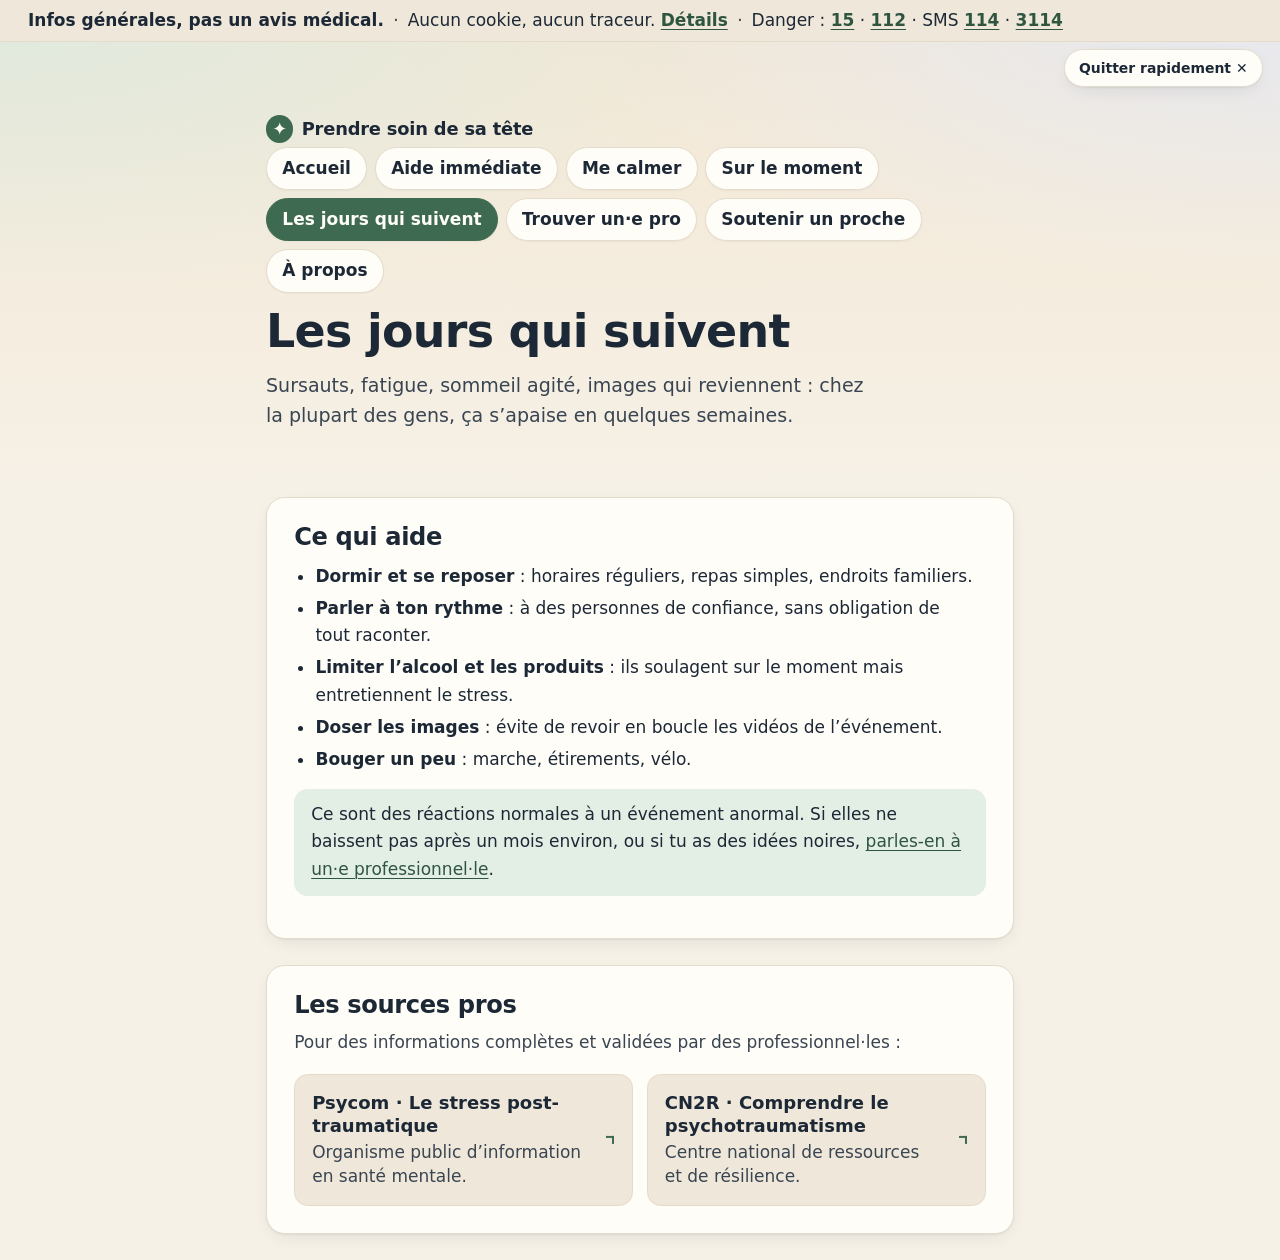
<file: site/apres-48h.html>
<!doctype html>
<html lang="fr">
<head>
<meta charset="utf-8">
<meta name="viewport" content="width=device-width, initial-scale=1">
<meta name="description" content="Que faire les jours qui suivent un événement violent : sommeil, parole, éviter les excès.">
<meta name="referrer" content="no-referrer">
<meta name="robots" content="noindex,nofollow">
<meta http-equiv="Content-Security-Policy" content="default-src 'none'; style-src 'self'; img-src 'self'; base-uri 'none'; form-action 'none'">
<meta name="color-scheme" content="light dark">
<title>Les jours qui suivent – Prendre soin de sa tête</title>
<link rel="stylesheet" href="style.css">
</head>
<body class="page">
<a class="skip" href="#contenu">Aller au contenu</a>
<aside class="avis" aria-label="À savoir"><div class="wrap"><ul><li><strong>Infos générales, pas un avis médical.</strong></li><li>Aucun cookie, aucun traceur. <a href="a-propos.html">Détails</a></li><li>Danger : <a href="tel:15">15</a> · <a href="tel:112">112</a> · SMS <a href="sms:114">114</a> · <a href="tel:3114">3114</a></li></ul></div></aside>
<div class="quitbar"><a class="quit" href="https://www.wikipedia.org/" rel="noopener noreferrer">Quitter rapidement ✕</a></div>
<header class="hero"><div class="wrap">
<a class="brand" href="index.html"><span class="dot" aria-hidden="true">✦</span>Prendre soin de sa tête</a>
<nav aria-label="Navigation principale"><ul class="pills"><li><a href="index.html">Accueil</a></li><li><a href="ressources.html">Aide immédiate</a></li><li><a href="conseils.html">Me calmer</a></li><li><a href="sur-le-moment.html">Sur le moment</a></li><li><a href="apres-48h.html" aria-current="page">Les jours qui suivent</a></li><li><a href="quand-consulter.html">Trouver un·e pro</a></li><li><a href="soutenir-un-proche.html">Soutenir un proche</a></li><li><a href="a-propos.html">À propos</a></li></ul></nav>
<h1>Les jours qui suivent</h1>
<p class="lead">Sursauts, fatigue, sommeil agité, images qui reviennent : chez la plupart des gens, ça s’apaise en quelques semaines.</p>
</div></header>
<main id="contenu" class="wrap">
<section class="sec"><h2>Ce qui aide</h2><ul>
<li><strong>Dormir et se reposer</strong> : horaires réguliers, repas simples, endroits familiers.</li>
<li><strong>Parler à ton rythme</strong> : à des personnes de confiance, sans obligation de tout raconter.</li>
<li><strong>Limiter l’alcool et les produits</strong> : ils soulagent sur le moment mais entretiennent le stress.</li>
<li><strong>Doser les images</strong> : évite de revoir en boucle les vidéos de l’événement.</li>
<li><strong>Bouger un peu</strong> : marche, étirements, vélo.</li>
</ul>
<p class="card">Ce sont des réactions normales à un événement anormal. Si elles ne baissent pas après un mois environ, ou si tu as des idées noires, <a href="quand-consulter.html">parles-en à un·e professionnel·le</a>.</p></section><section class="sec"><h2>Les sources pros</h2><p class="intro">Pour des informations complètes et validées par des professionnel·les :</p><ul class="links"><li><a class="btn" href="https://www.psycom.org/sinformer/la-sante-mentale/les-troubles-psy/trouble-de-stress-post-traumatique/" rel="noopener noreferrer"><span class="bt">Psycom · Le stress post-traumatique</span><span class="bd">Organisme public d’information en santé mentale.</span></a></li><li><a class="btn" href="https://cn2r.fr/jai-besoin-daide/comprendre-le-psychotraumatisme/" rel="noopener noreferrer"><span class="bt">CN2R · Comprendre le psychotraumatisme</span><span class="bd">Centre national de ressources et de résilience.</span></a></li></ul></section>
</main>
</body>
</html>
</file>
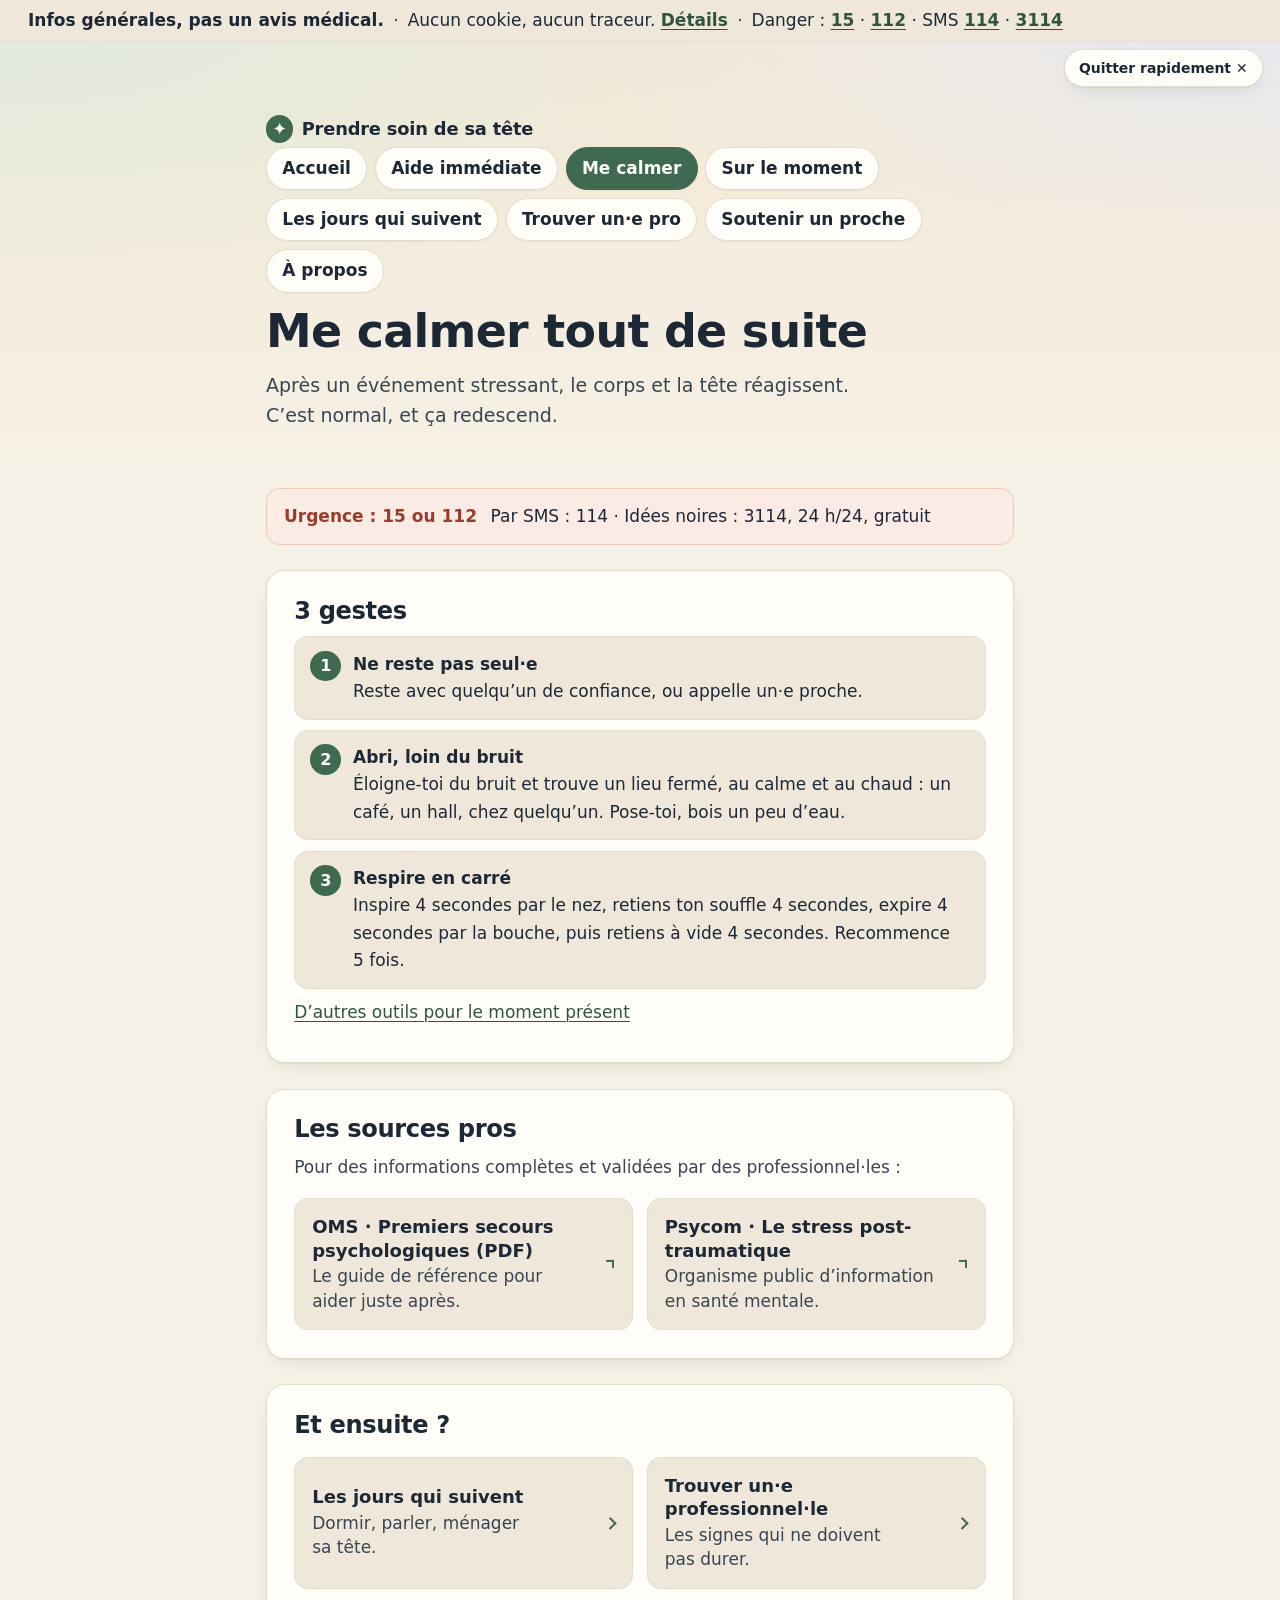
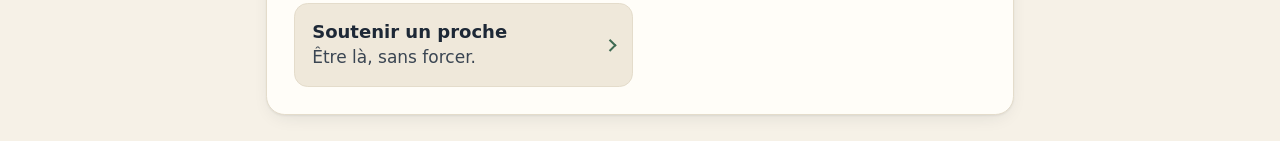
<file: site/conseils.html>
<!doctype html>
<html lang="fr">
<head>
<meta charset="utf-8">
<meta name="viewport" content="width=device-width, initial-scale=1">
<meta name="description" content="Trois gestes simples pour souffler après un moment difficile.">
<meta name="referrer" content="no-referrer">
<meta name="robots" content="noindex,nofollow">
<meta http-equiv="Content-Security-Policy" content="default-src 'none'; style-src 'self'; img-src 'self'; base-uri 'none'; form-action 'none'">
<meta name="color-scheme" content="light dark">
<title>Me calmer tout de suite – Prendre soin de sa tête</title>
<link rel="stylesheet" href="style.css">
</head>
<body class="page">
<a class="skip" href="#contenu">Aller au contenu</a>
<aside class="avis" aria-label="À savoir"><div class="wrap"><ul><li><strong>Infos générales, pas un avis médical.</strong></li><li>Aucun cookie, aucun traceur. <a href="a-propos.html">Détails</a></li><li>Danger : <a href="tel:15">15</a> · <a href="tel:112">112</a> · SMS <a href="sms:114">114</a> · <a href="tel:3114">3114</a></li></ul></div></aside>
<div class="quitbar"><a class="quit" href="https://www.wikipedia.org/" rel="noopener noreferrer">Quitter rapidement ✕</a></div>
<header class="hero"><div class="wrap">
<a class="brand" href="index.html"><span class="dot" aria-hidden="true">✦</span>Prendre soin de sa tête</a>
<nav aria-label="Navigation principale"><ul class="pills"><li><a href="index.html">Accueil</a></li><li><a href="ressources.html">Aide immédiate</a></li><li><a href="conseils.html" aria-current="page">Me calmer</a></li><li><a href="sur-le-moment.html">Sur le moment</a></li><li><a href="apres-48h.html">Les jours qui suivent</a></li><li><a href="quand-consulter.html">Trouver un·e pro</a></li><li><a href="soutenir-un-proche.html">Soutenir un proche</a></li><li><a href="a-propos.html">À propos</a></li></ul></nav>
<h1>Me calmer tout de suite</h1>
<p class="lead">Après un événement stressant, le corps et la tête réagissent. C’est normal, et ça redescend.</p>
</div></header>
<main id="contenu" class="wrap">
<a class="urgence" href="ressources.html">Urgence : 15 ou 112<small>Par SMS : 114 · Idées noires : 3114, 24 h/24, gratuit</small></a><section class="sec"><h2>3 gestes</h2><ol class="gestes">
<li><strong>Ne reste pas seul·e</strong>Reste avec quelqu’un de confiance, ou appelle un·e proche.</li>
<li><strong>Abri, loin du bruit</strong>Éloigne-toi du bruit et trouve un lieu fermé, au calme et au chaud : un café, un hall, chez quelqu’un. Pose-toi, bois un peu d’eau.</li>
<li><strong>Respire en carré</strong>Inspire 4 secondes par le nez, retiens ton souffle 4 secondes, expire 4 secondes par la bouche, puis retiens à vide 4 secondes. Recommence 5 fois.</li>
</ol><p><a href="sur-le-moment.html">D’autres outils pour le moment présent</a></p></section><section class="sec"><h2>Les sources pros</h2><p class="intro">Pour des informations complètes et validées par des professionnel·les :</p><ul class="links"><li><a class="btn" href="https://iris.who.int/server/api/core/bitstreams/94c73eb9-4a94-4efd-8a4a-fdf9ace1c5ba/content" rel="noopener noreferrer"><span class="bt">OMS · Premiers secours psychologiques (PDF)</span><span class="bd">Le guide de référence pour aider juste après.</span></a></li><li><a class="btn" href="https://www.psycom.org/sinformer/la-sante-mentale/les-troubles-psy/trouble-de-stress-post-traumatique/" rel="noopener noreferrer"><span class="bt">Psycom · Le stress post-traumatique</span><span class="bd">Organisme public d’information en santé mentale.</span></a></li></ul></section><section class="sec"><h2>Et ensuite ?</h2><ul class="links">
<li><a class="btn" href="apres-48h.html"><span class="bt">Les jours qui suivent</span><span class="bd">Dormir, parler, ménager sa tête.</span></a></li><li><a class="btn" href="quand-consulter.html"><span class="bt">Trouver un·e professionnel·le</span><span class="bd">Les signes qui ne doivent pas durer.</span></a></li><li><a class="btn" href="soutenir-un-proche.html"><span class="bt">Soutenir un proche</span><span class="bd">Être là, sans forcer.</span></a></li></ul></section>
</main>
</body>
</html>
</file>
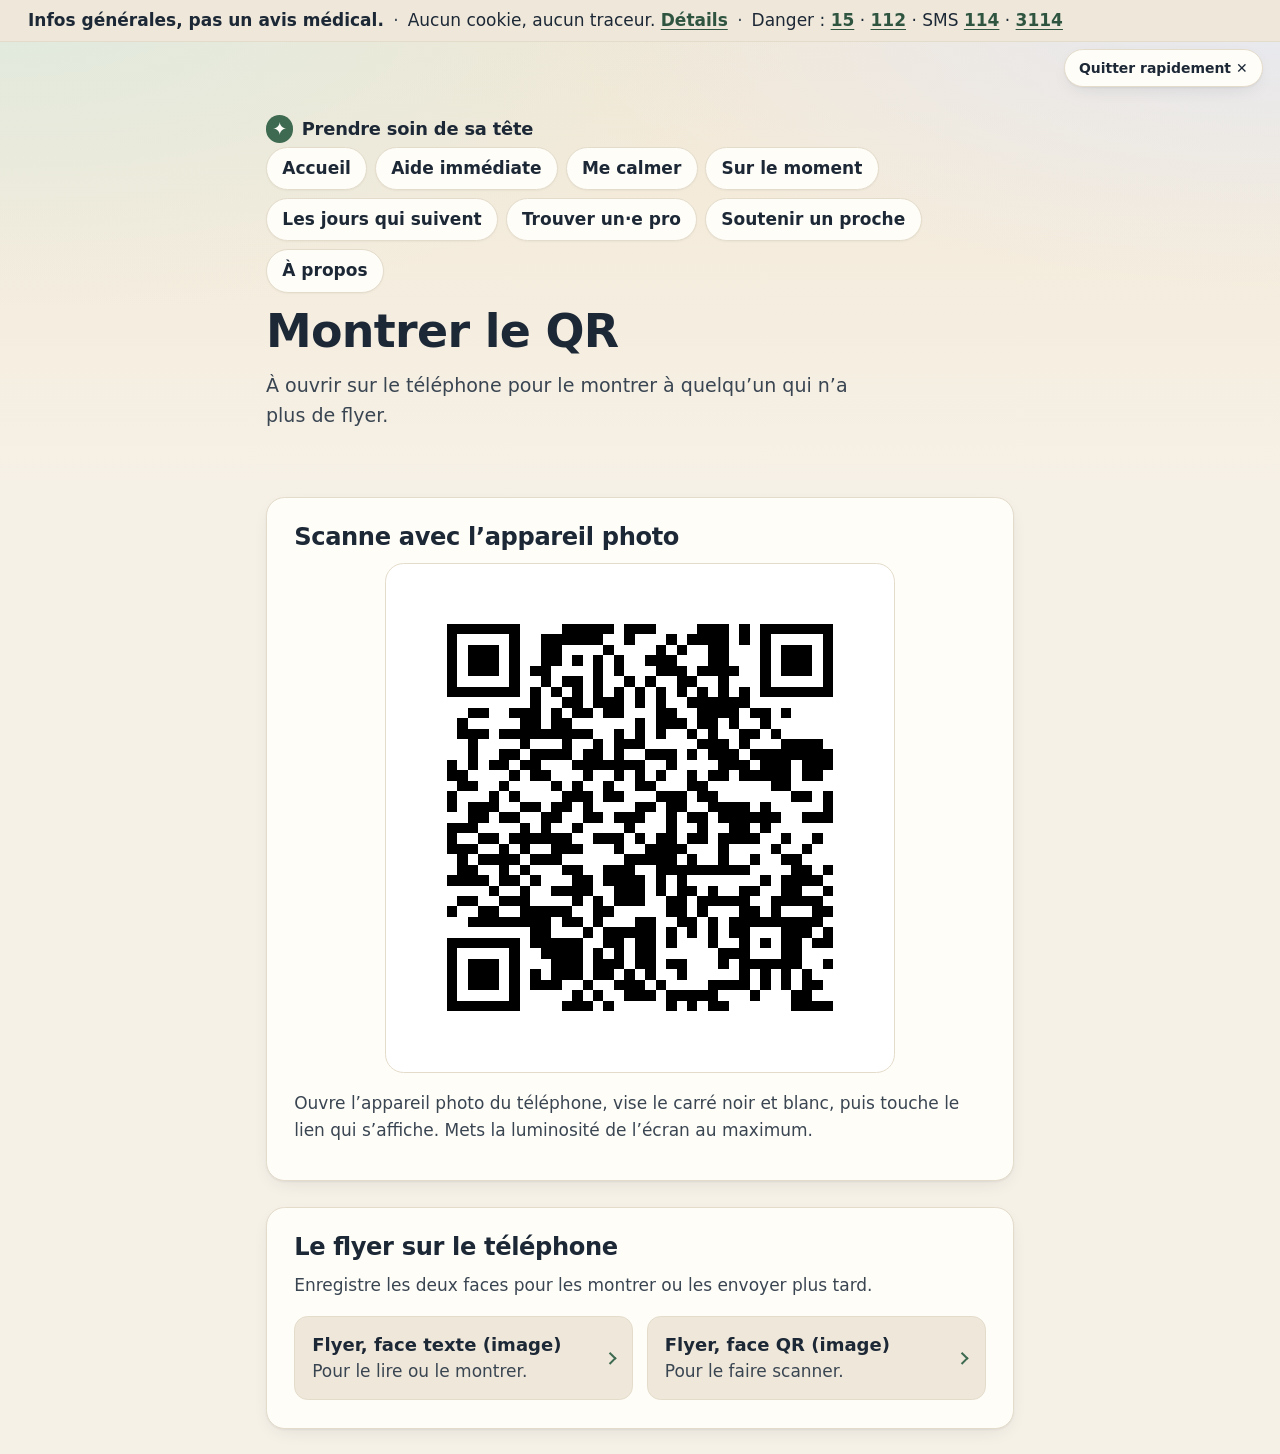
<file: site/montrer-qr.html>
<!doctype html>
<html lang="fr">
<head>
<meta charset="utf-8">
<meta name="viewport" content="width=device-width, initial-scale=1">
<meta name="description" content="Le QR en grand, à montrer sur l’écran du téléphone.">
<meta name="referrer" content="no-referrer">
<meta name="robots" content="noindex,nofollow">
<meta http-equiv="Content-Security-Policy" content="default-src 'none'; style-src 'self'; img-src 'self'; base-uri 'none'; form-action 'none'">
<meta name="color-scheme" content="light dark">
<title>Montrer le QR – Prendre soin de sa tête</title>
<link rel="stylesheet" href="style.css">
</head>
<body class="page">
<a class="skip" href="#contenu">Aller au contenu</a>
<aside class="avis" aria-label="À savoir"><div class="wrap"><ul><li><strong>Infos générales, pas un avis médical.</strong></li><li>Aucun cookie, aucun traceur. <a href="a-propos.html">Détails</a></li><li>Danger : <a href="tel:15">15</a> · <a href="tel:112">112</a> · SMS <a href="sms:114">114</a> · <a href="tel:3114">3114</a></li></ul></div></aside>
<div class="quitbar"><a class="quit" href="https://www.wikipedia.org/" rel="noopener noreferrer">Quitter rapidement ✕</a></div>
<header class="hero"><div class="wrap">
<a class="brand" href="index.html"><span class="dot" aria-hidden="true">✦</span>Prendre soin de sa tête</a>
<nav aria-label="Navigation principale"><ul class="pills"><li><a href="index.html">Accueil</a></li><li><a href="ressources.html">Aide immédiate</a></li><li><a href="conseils.html">Me calmer</a></li><li><a href="sur-le-moment.html">Sur le moment</a></li><li><a href="apres-48h.html">Les jours qui suivent</a></li><li><a href="quand-consulter.html">Trouver un·e pro</a></li><li><a href="soutenir-un-proche.html">Soutenir un proche</a></li><li><a href="a-propos.html">À propos</a></li></ul></nav>
<h1>Montrer le QR</h1>
<p class="lead">À ouvrir sur le téléphone pour le montrer à quelqu’un qui n’a plus de flyer.</p>
</div></header>
<main id="contenu" class="wrap">
<section class="sec qrsec"><h2>Scanne avec l’appareil photo</h2><div class="qrbox"><img src="qr.png" width="900" height="900" alt="QR code qui ouvre ce site"></div><p class="intro">Ouvre l’appareil photo du téléphone, vise le carré noir et blanc, puis touche le lien qui s’affiche. Mets la luminosité de l’écran au maximum.</p></section><section class="sec"><h2>Le flyer sur le téléphone</h2><p class="intro">Enregistre les deux faces pour les montrer ou les envoyer plus tard.</p><ul class="links"><li><a class="btn" download="flyer-recto.png" href="flyer-recto.png"><span class="bt">Flyer, face texte (image)</span><span class="bd">Pour le lire ou le montrer.</span></a></li><li><a class="btn" download="flyer-verso.png" href="flyer-verso.png"><span class="bt">Flyer, face QR (image)</span><span class="bd">Pour le faire scanner.</span></a></li></ul></section>
</main>
</body>
</html>
</file>
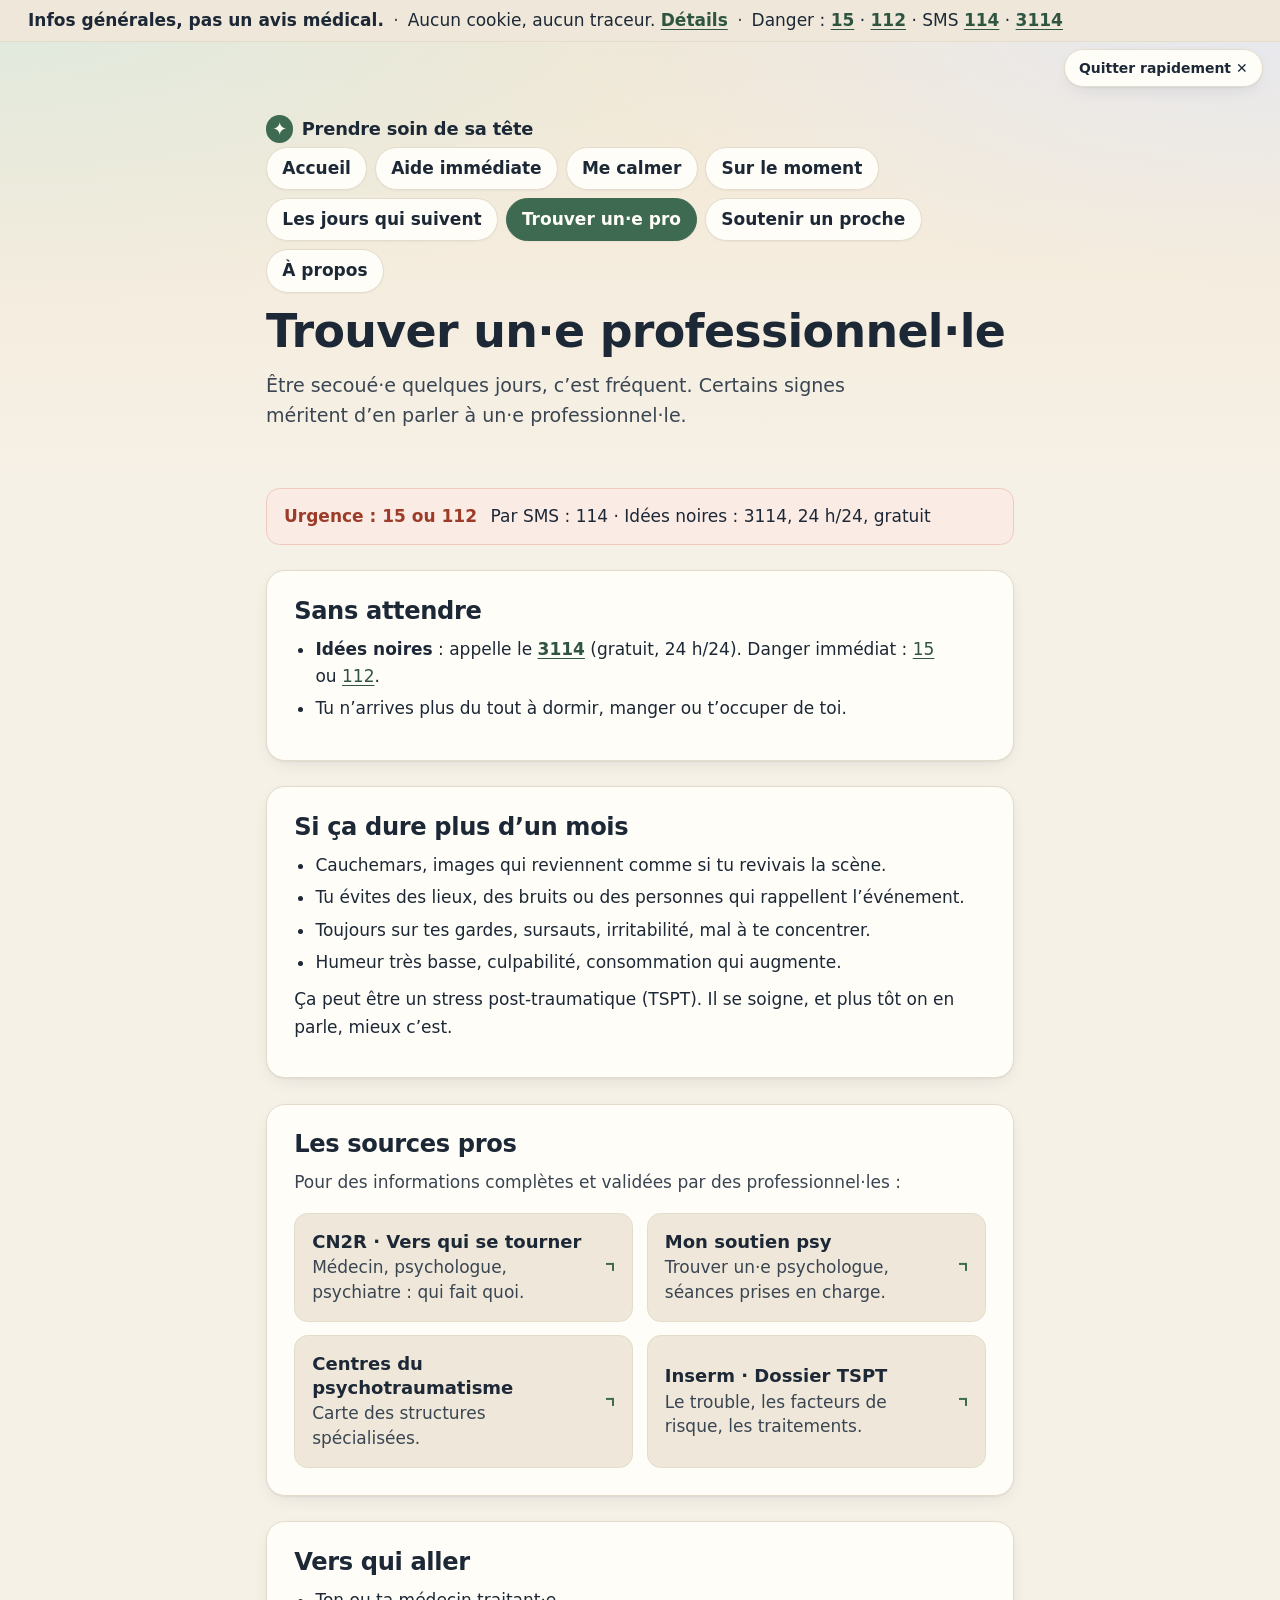
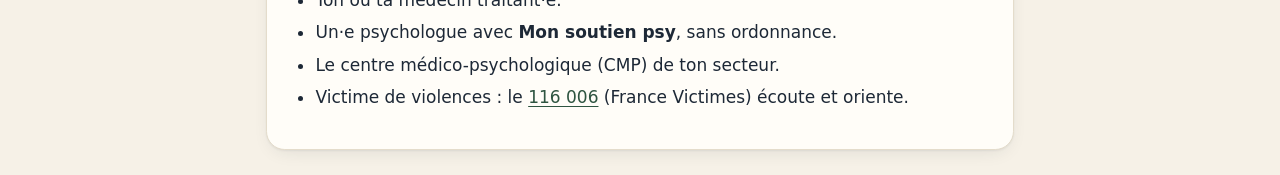
<file: site/quand-consulter.html>
<!doctype html>
<html lang="fr">
<head>
<meta charset="utf-8">
<meta name="viewport" content="width=device-width, initial-scale=1">
<meta name="description" content="Quand et vers qui consulter après un événement traumatisant.">
<meta name="referrer" content="no-referrer">
<meta name="robots" content="noindex,nofollow">
<meta http-equiv="Content-Security-Policy" content="default-src 'none'; style-src 'self'; img-src 'self'; base-uri 'none'; form-action 'none'">
<meta name="color-scheme" content="light dark">
<title>Trouver un·e professionnel·le – Prendre soin de sa tête</title>
<link rel="stylesheet" href="style.css">
</head>
<body class="page">
<a class="skip" href="#contenu">Aller au contenu</a>
<aside class="avis" aria-label="À savoir"><div class="wrap"><ul><li><strong>Infos générales, pas un avis médical.</strong></li><li>Aucun cookie, aucun traceur. <a href="a-propos.html">Détails</a></li><li>Danger : <a href="tel:15">15</a> · <a href="tel:112">112</a> · SMS <a href="sms:114">114</a> · <a href="tel:3114">3114</a></li></ul></div></aside>
<div class="quitbar"><a class="quit" href="https://www.wikipedia.org/" rel="noopener noreferrer">Quitter rapidement ✕</a></div>
<header class="hero"><div class="wrap">
<a class="brand" href="index.html"><span class="dot" aria-hidden="true">✦</span>Prendre soin de sa tête</a>
<nav aria-label="Navigation principale"><ul class="pills"><li><a href="index.html">Accueil</a></li><li><a href="ressources.html">Aide immédiate</a></li><li><a href="conseils.html">Me calmer</a></li><li><a href="sur-le-moment.html">Sur le moment</a></li><li><a href="apres-48h.html">Les jours qui suivent</a></li><li><a href="quand-consulter.html" aria-current="page">Trouver un·e pro</a></li><li><a href="soutenir-un-proche.html">Soutenir un proche</a></li><li><a href="a-propos.html">À propos</a></li></ul></nav>
<h1>Trouver un·e professionnel·le</h1>
<p class="lead">Être secoué·e quelques jours, c’est fréquent. Certains signes méritent d’en parler à un·e professionnel·le.</p>
</div></header>
<main id="contenu" class="wrap">
<a class="urgence" href="ressources.html">Urgence : 15 ou 112<small>Par SMS : 114 · Idées noires : 3114, 24 h/24, gratuit</small></a><section class="sec"><h2>Sans attendre</h2><ul><li><strong>Idées noires</strong> : appelle le <a href="tel:3114"><strong>3114</strong></a> (gratuit, 24 h/24). Danger immédiat : <a href="tel:15">15</a> ou <a href="tel:112">112</a>.</li>
<li>Tu n’arrives plus du tout à dormir, manger ou t’occuper de toi.</li></ul></section><section class="sec"><h2>Si ça dure plus d’un mois</h2><ul>
<li>Cauchemars, images qui reviennent comme si tu revivais la scène.</li>
<li>Tu évites des lieux, des bruits ou des personnes qui rappellent l’événement.</li>
<li>Toujours sur tes gardes, sursauts, irritabilité, mal à te concentrer.</li>
<li>Humeur très basse, culpabilité, consommation qui augmente.</li></ul>
<p>Ça peut être un stress post-traumatique (TSPT). Il se soigne, et plus tôt on en parle, mieux c’est.</p></section><section class="sec"><h2>Les sources pros</h2><p class="intro">Pour des informations complètes et validées par des professionnel·les :</p><ul class="links"><li><a class="btn" href="https://cn2r.fr/jai-besoin-daide/chercher-de-laide/" rel="noopener noreferrer"><span class="bt">CN2R · Vers qui se tourner</span><span class="bd">Médecin, psychologue, psychiatre : qui fait quoi.</span></a></li><li><a class="btn" href="https://monsoutienpsy.ameli.fr/" rel="noopener noreferrer"><span class="bt">Mon soutien psy</span><span class="bd">Trouver un·e psychologue, séances prises en charge.</span></a></li><li><a class="btn" href="https://cn2r.fr/jai-besoin-daide/localiser-les-structures-de-soin/" rel="noopener noreferrer"><span class="bt">Centres du psychotraumatisme</span><span class="bd">Carte des structures spécialisées.</span></a></li><li><a class="btn" href="https://www.inserm.fr/dossier/troubles-stress-post-traumatique/" rel="noopener noreferrer"><span class="bt">Inserm · Dossier TSPT</span><span class="bd">Le trouble, les facteurs de risque, les traitements.</span></a></li></ul></section><section class="sec"><h2>Vers qui aller</h2><ul><li>Ton ou ta médecin traitant·e.</li>
<li>Un·e psychologue avec <strong>Mon soutien psy</strong>, sans ordonnance.</li>
<li>Le centre médico-psychologique (CMP) de ton secteur.</li>
<li>Victime de violences : le <a href="tel:116006">116 006</a> (France Victimes) écoute et oriente.</li></ul></section>
</main>
</body>
</html>
</file>
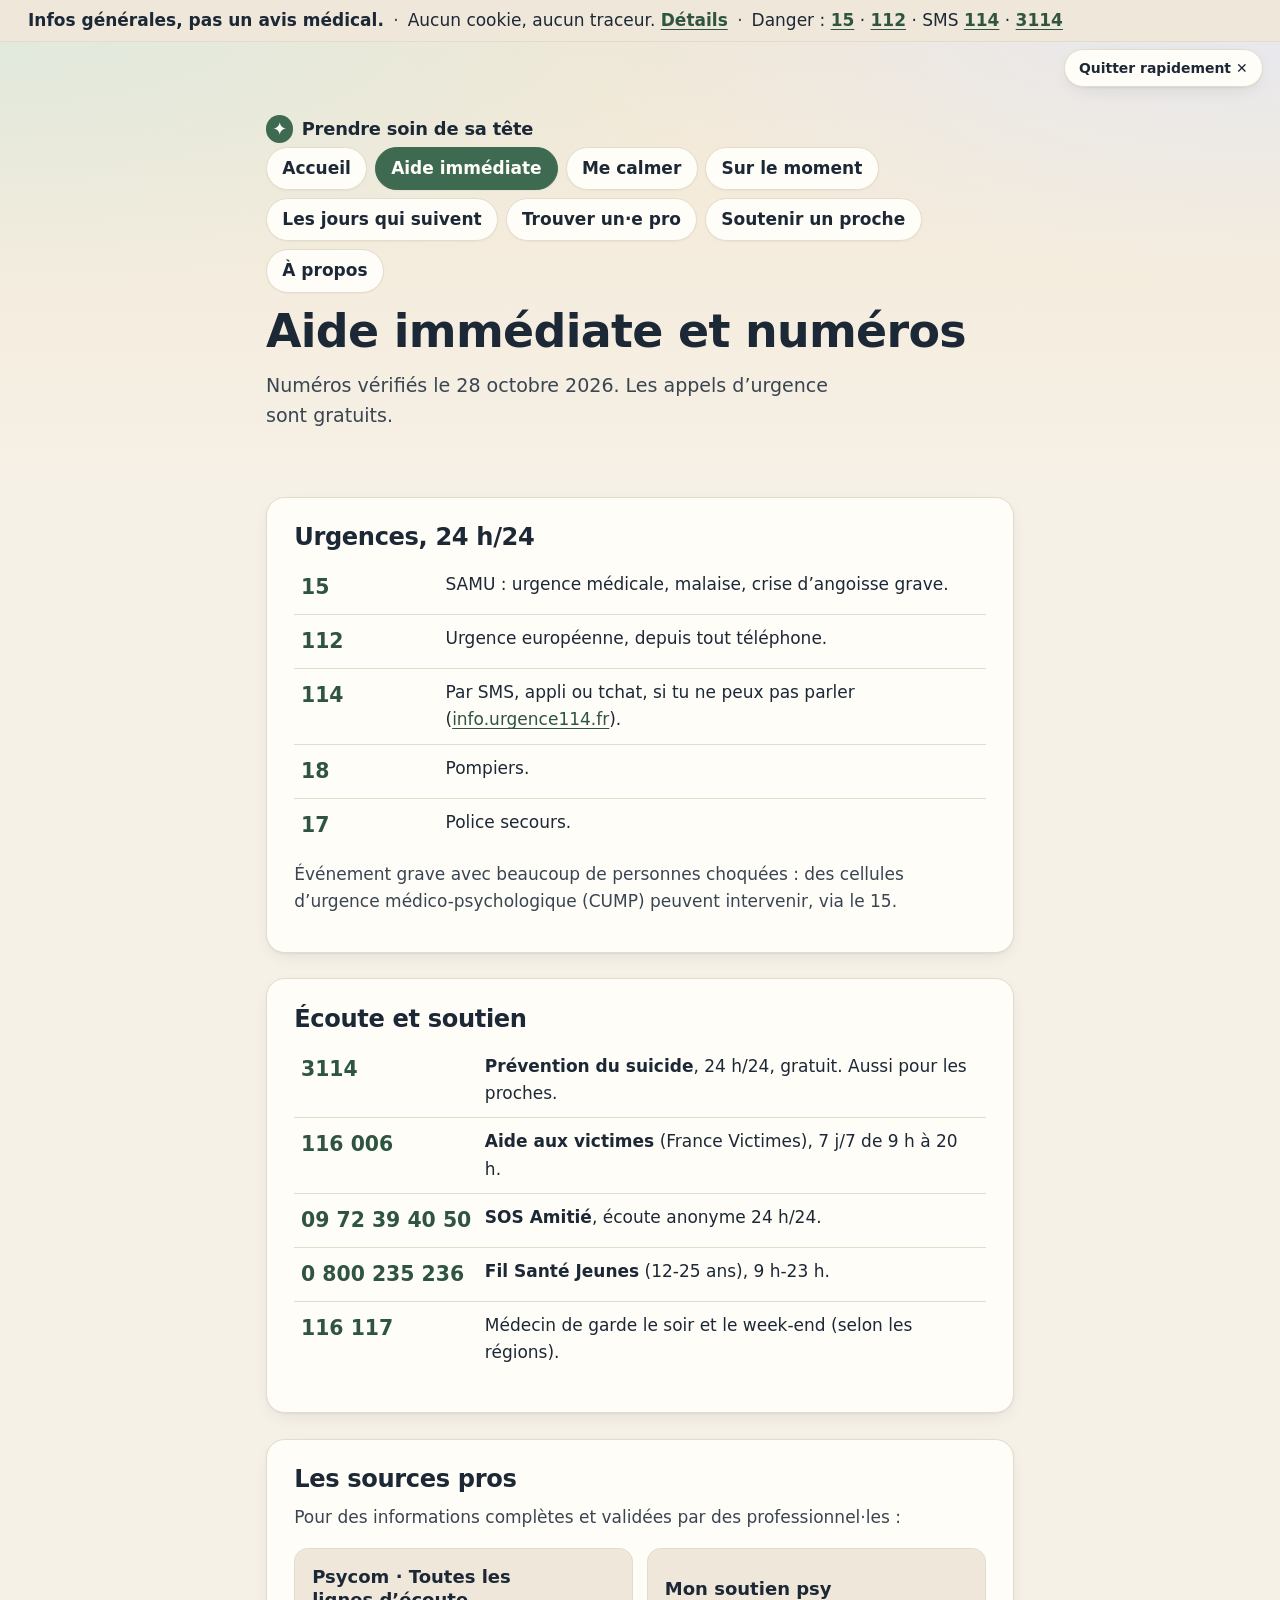
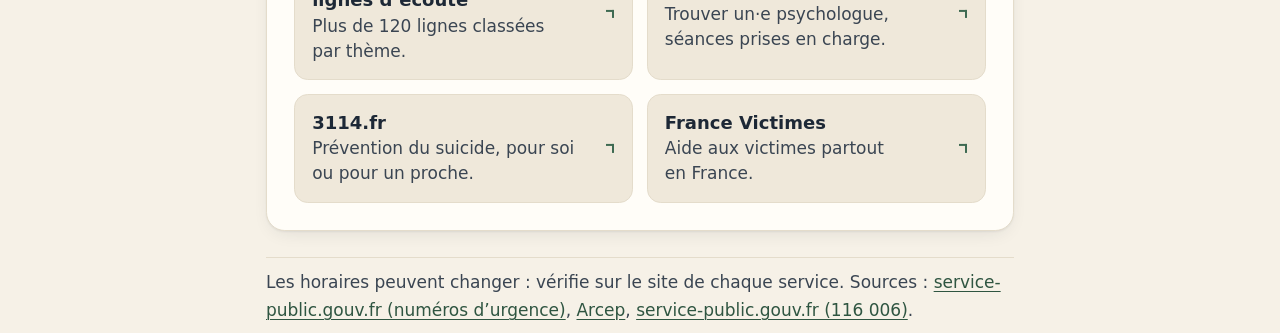
<file: site/ressources.html>
<!doctype html>
<html lang="fr">
<head>
<meta charset="utf-8">
<meta name="viewport" content="width=device-width, initial-scale=1">
<meta name="description" content="Numéros d'urgence et d'écoute en France : 15, 112, 114, 3114, 116 006.">
<meta name="referrer" content="no-referrer">
<meta name="robots" content="noindex,nofollow">
<meta http-equiv="Content-Security-Policy" content="default-src 'none'; style-src 'self'; img-src 'self'; base-uri 'none'; form-action 'none'">
<meta name="color-scheme" content="light dark">
<title>Aide immédiate et numéros – Prendre soin de sa tête</title>
<link rel="stylesheet" href="style.css">
</head>
<body class="page">
<a class="skip" href="#contenu">Aller au contenu</a>
<aside class="avis" aria-label="À savoir"><div class="wrap"><ul><li><strong>Infos générales, pas un avis médical.</strong></li><li>Aucun cookie, aucun traceur. <a href="a-propos.html">Détails</a></li><li>Danger : <a href="tel:15">15</a> · <a href="tel:112">112</a> · SMS <a href="sms:114">114</a> · <a href="tel:3114">3114</a></li></ul></div></aside>
<div class="quitbar"><a class="quit" href="https://www.wikipedia.org/" rel="noopener noreferrer">Quitter rapidement ✕</a></div>
<header class="hero"><div class="wrap">
<a class="brand" href="index.html"><span class="dot" aria-hidden="true">✦</span>Prendre soin de sa tête</a>
<nav aria-label="Navigation principale"><ul class="pills"><li><a href="index.html">Accueil</a></li><li><a href="ressources.html" aria-current="page">Aide immédiate</a></li><li><a href="conseils.html">Me calmer</a></li><li><a href="sur-le-moment.html">Sur le moment</a></li><li><a href="apres-48h.html">Les jours qui suivent</a></li><li><a href="quand-consulter.html">Trouver un·e pro</a></li><li><a href="soutenir-un-proche.html">Soutenir un proche</a></li><li><a href="a-propos.html">À propos</a></li></ul></nav>
<h1>Aide immédiate et numéros</h1>
<p class="lead">Numéros vérifiés le 28 octobre 2026. Les appels d’urgence sont gratuits.</p>
</div></header>
<main id="contenu" class="wrap">
<section class="sec urgent" id="urgence"><h2>Urgences, 24 h/24</h2><table><tr><td class="num"><a href="tel:15">15</a></td><td>SAMU : urgence médicale, malaise, crise d’angoisse grave.</td></tr><tr><td class="num"><a href="tel:112">112</a></td><td>Urgence européenne, depuis tout téléphone.</td></tr><tr><td class="num"><a href="sms:114">114</a></td><td>Par SMS, appli ou tchat, si tu ne peux pas parler (<a href="https://info.urgence114.fr" rel="noopener noreferrer">info.urgence114.fr</a>).</td></tr><tr><td class="num"><a href="tel:18">18</a></td><td>Pompiers.</td></tr><tr><td class="num"><a href="tel:17">17</a></td><td>Police secours.</td></tr></table><p class="src">Événement grave avec beaucoup de personnes choquées : des cellules d’urgence médico-psychologique (CUMP) peuvent intervenir, via le 15.</p></section><section class="sec" id="ecoute"><h2>Écoute et soutien</h2><table><tr><td class="num"><a href="tel:3114">3114</a></td><td><strong>Prévention du suicide</strong>, 24 h/24, gratuit. Aussi pour les proches.</td></tr><tr><td class="num"><a href="tel:116006">116&nbsp;006</a></td><td><strong>Aide aux victimes</strong> (France Victimes), 7 j/7 de 9 h à 20 h.</td></tr><tr><td class="num"><a href="tel:0972394050">09&nbsp;72&nbsp;39&nbsp;40&nbsp;50</a></td><td><strong>SOS Amitié</strong>, écoute anonyme 24 h/24.</td></tr><tr><td class="num"><a href="tel:0800235236">0&nbsp;800&nbsp;235&nbsp;236</a></td><td><strong>Fil Santé Jeunes</strong> (12-25 ans), 9 h-23 h.</td></tr><tr><td class="num"><a href="tel:116117">116&nbsp;117</a></td><td>Médecin de garde le soir et le week-end (selon les régions).</td></tr></table></section><section class="sec"><h2>Les sources pros</h2><p class="intro">Pour des informations complètes et validées par des professionnel·les :</p><ul class="links"><li><a class="btn" href="https://www.psycom.org/sorienter/les-lignes-decoute/" rel="noopener noreferrer"><span class="bt">Psycom · Toutes les lignes d’écoute</span><span class="bd">Plus de 120 lignes classées par thème.</span></a></li><li><a class="btn" href="https://monsoutienpsy.ameli.fr/" rel="noopener noreferrer"><span class="bt">Mon soutien psy</span><span class="bd">Trouver un·e psychologue, séances prises en charge.</span></a></li><li><a class="btn" href="https://3114.fr/" rel="noopener noreferrer"><span class="bt">3114.fr</span><span class="bd">Prévention du suicide, pour soi ou pour un proche.</span></a></li><li><a class="btn" href="https://www.france-victimes.fr/" rel="noopener noreferrer"><span class="bt">France Victimes</span><span class="bd">Aide aux victimes partout en France.</span></a></li></ul></section><p class="note">Les horaires peuvent changer : vérifie sur le site de chaque service. Sources : <a href="https://www.service-public.gouv.fr/particuliers/vosdroits/F33954" rel="noopener noreferrer">service-public.gouv.fr (numéros d’urgence)</a>, <a href="https://www.arcep.fr/mes-demarches-et-services/consommateurs/fiches-pratiques/je-cherche-la-liste-des-numeros-durgence.html" rel="noopener noreferrer">Arcep</a>, <a href="https://lannuaire.service-public.gouv.fr/centres-contact/R167" rel="noopener noreferrer">service-public.gouv.fr (116 006)</a>.</p>
</main>
</body>
</html>
</file>
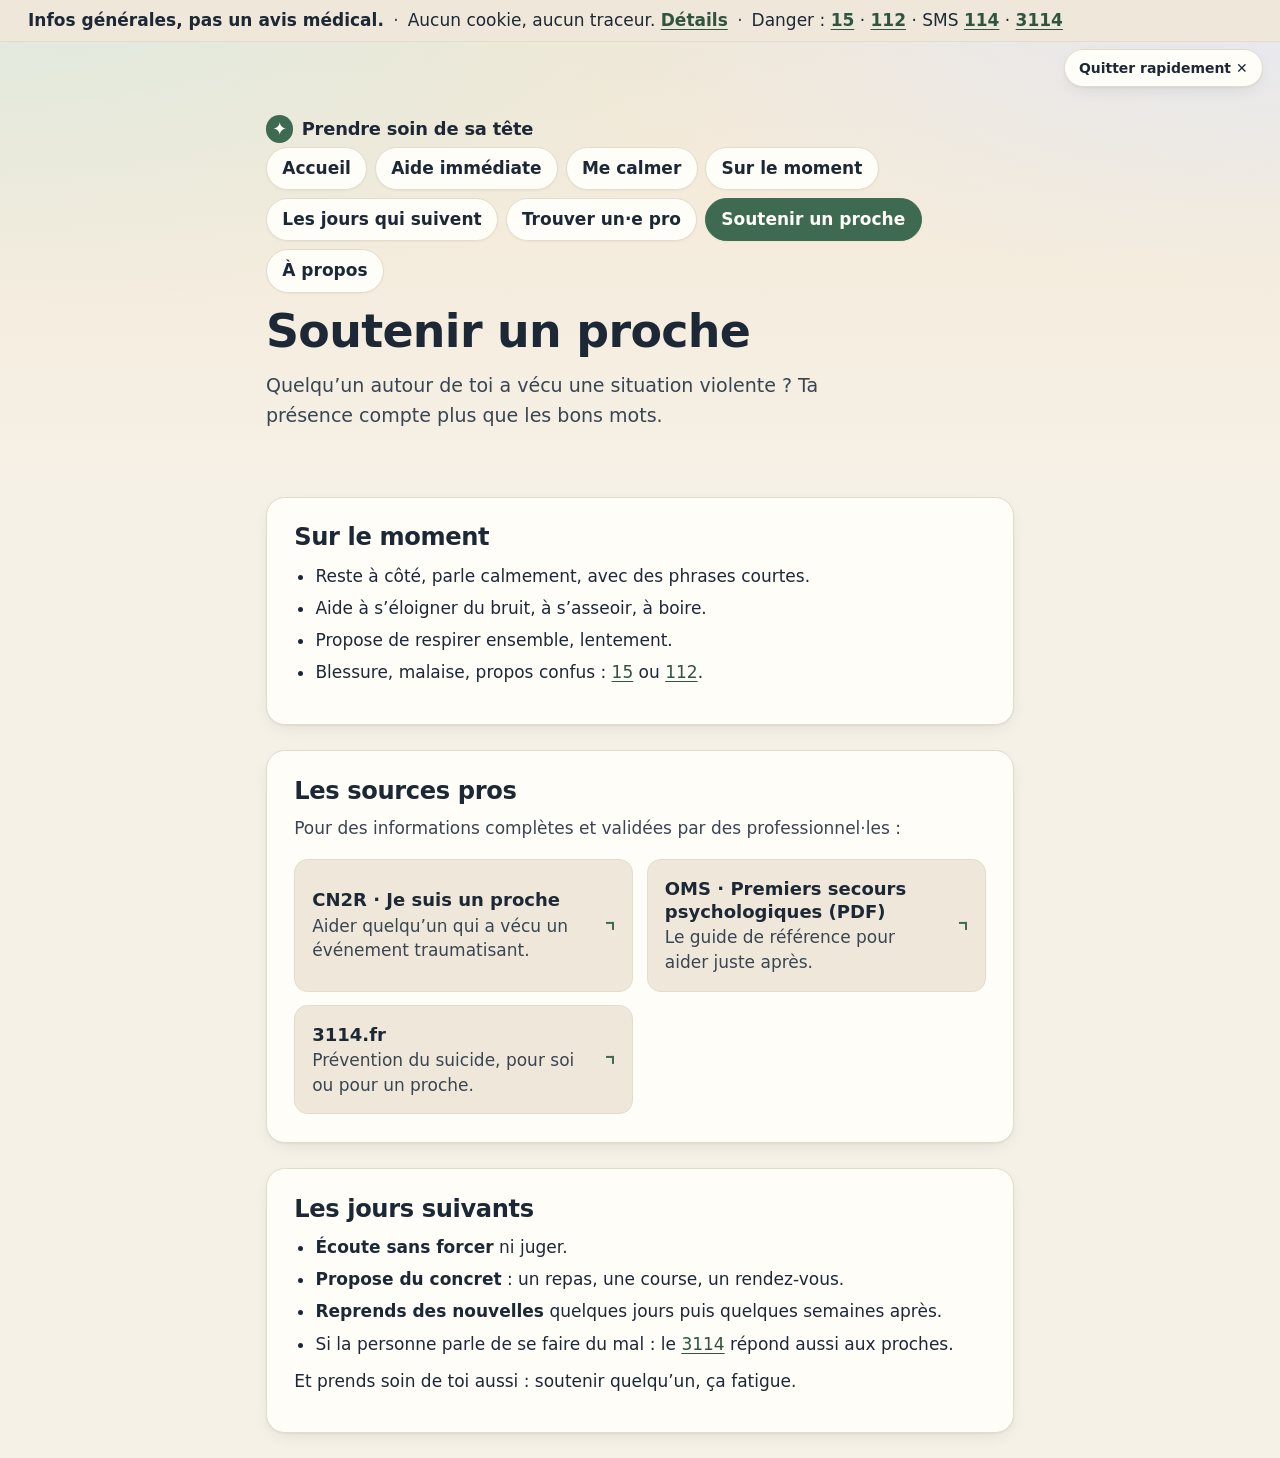
<file: site/soutenir-un-proche.html>
<!doctype html>
<html lang="fr">
<head>
<meta charset="utf-8">
<meta name="viewport" content="width=device-width, initial-scale=1">
<meta name="description" content="Comment aider un proche choqué après une situation violente.">
<meta name="referrer" content="no-referrer">
<meta name="robots" content="noindex,nofollow">
<meta http-equiv="Content-Security-Policy" content="default-src 'none'; style-src 'self'; img-src 'self'; base-uri 'none'; form-action 'none'">
<meta name="color-scheme" content="light dark">
<title>Soutenir un proche – Prendre soin de sa tête</title>
<link rel="stylesheet" href="style.css">
</head>
<body class="page">
<a class="skip" href="#contenu">Aller au contenu</a>
<aside class="avis" aria-label="À savoir"><div class="wrap"><ul><li><strong>Infos générales, pas un avis médical.</strong></li><li>Aucun cookie, aucun traceur. <a href="a-propos.html">Détails</a></li><li>Danger : <a href="tel:15">15</a> · <a href="tel:112">112</a> · SMS <a href="sms:114">114</a> · <a href="tel:3114">3114</a></li></ul></div></aside>
<div class="quitbar"><a class="quit" href="https://www.wikipedia.org/" rel="noopener noreferrer">Quitter rapidement ✕</a></div>
<header class="hero"><div class="wrap">
<a class="brand" href="index.html"><span class="dot" aria-hidden="true">✦</span>Prendre soin de sa tête</a>
<nav aria-label="Navigation principale"><ul class="pills"><li><a href="index.html">Accueil</a></li><li><a href="ressources.html">Aide immédiate</a></li><li><a href="conseils.html">Me calmer</a></li><li><a href="sur-le-moment.html">Sur le moment</a></li><li><a href="apres-48h.html">Les jours qui suivent</a></li><li><a href="quand-consulter.html">Trouver un·e pro</a></li><li><a href="soutenir-un-proche.html" aria-current="page">Soutenir un proche</a></li><li><a href="a-propos.html">À propos</a></li></ul></nav>
<h1>Soutenir un proche</h1>
<p class="lead">Quelqu’un autour de toi a vécu une situation violente ? Ta présence compte plus que les bons mots.</p>
</div></header>
<main id="contenu" class="wrap">
<section class="sec"><h2>Sur le moment</h2><ul><li>Reste à côté, parle calmement, avec des phrases courtes.</li>
<li>Aide à s’éloigner du bruit, à s’asseoir, à boire.</li>
<li>Propose de respirer ensemble, lentement.</li>
<li>Blessure, malaise, propos confus : <a href="tel:15">15</a> ou <a href="tel:112">112</a>.</li></ul></section><section class="sec"><h2>Les sources pros</h2><p class="intro">Pour des informations complètes et validées par des professionnel·les :</p><ul class="links"><li><a class="btn" href="https://cn2r.fr/jai-besoin-daide/je-suis-un-proche/" rel="noopener noreferrer"><span class="bt">CN2R · Je suis un proche</span><span class="bd">Aider quelqu’un qui a vécu un événement traumatisant.</span></a></li><li><a class="btn" href="https://iris.who.int/server/api/core/bitstreams/94c73eb9-4a94-4efd-8a4a-fdf9ace1c5ba/content" rel="noopener noreferrer"><span class="bt">OMS · Premiers secours psychologiques (PDF)</span><span class="bd">Le guide de référence pour aider juste après.</span></a></li><li><a class="btn" href="https://3114.fr/" rel="noopener noreferrer"><span class="bt">3114.fr</span><span class="bd">Prévention du suicide, pour soi ou pour un proche.</span></a></li></ul></section><section class="sec"><h2>Les jours suivants</h2><ul><li><strong>Écoute sans forcer</strong> ni juger.</li>
<li><strong>Propose du concret</strong> : un repas, une course, un rendez-vous.</li>
<li><strong>Reprends des nouvelles</strong> quelques jours puis quelques semaines après.</li>
<li>Si la personne parle de se faire du mal : le <a href="tel:3114">3114</a> répond aussi aux proches.</li></ul>
<p>Et prends soin de toi aussi : soutenir quelqu’un, ça fatigue.</p></section>
</main>
</body>
</html>
</file>
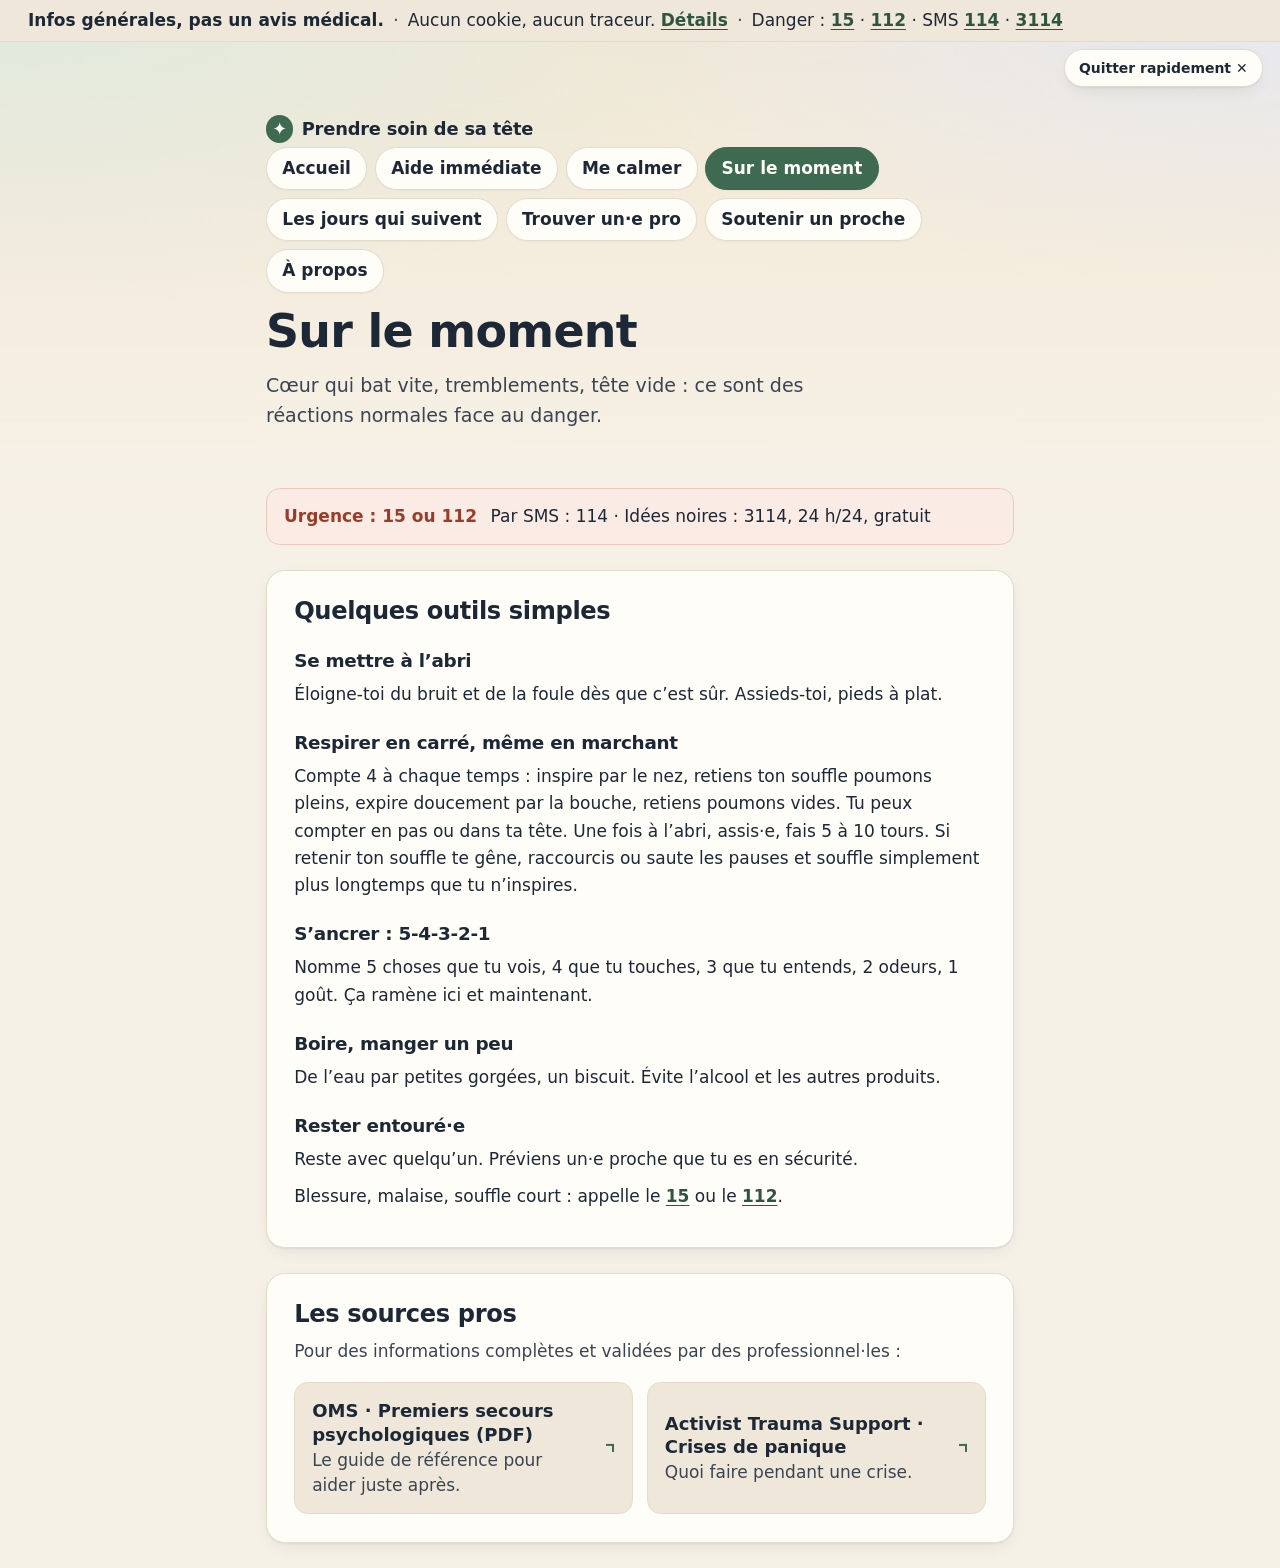
<file: site/sur-le-moment.html>
<!doctype html>
<html lang="fr">
<head>
<meta charset="utf-8">
<meta name="viewport" content="width=device-width, initial-scale=1">
<meta name="description" content="Respiration, ancrage 5-4-3-2-1 et réflexes simples pour se calmer.">
<meta name="referrer" content="no-referrer">
<meta name="robots" content="noindex,nofollow">
<meta http-equiv="Content-Security-Policy" content="default-src 'none'; style-src 'self'; img-src 'self'; base-uri 'none'; form-action 'none'">
<meta name="color-scheme" content="light dark">
<title>Sur le moment – Prendre soin de sa tête</title>
<link rel="stylesheet" href="style.css">
</head>
<body class="page">
<a class="skip" href="#contenu">Aller au contenu</a>
<aside class="avis" aria-label="À savoir"><div class="wrap"><ul><li><strong>Infos générales, pas un avis médical.</strong></li><li>Aucun cookie, aucun traceur. <a href="a-propos.html">Détails</a></li><li>Danger : <a href="tel:15">15</a> · <a href="tel:112">112</a> · SMS <a href="sms:114">114</a> · <a href="tel:3114">3114</a></li></ul></div></aside>
<div class="quitbar"><a class="quit" href="https://www.wikipedia.org/" rel="noopener noreferrer">Quitter rapidement ✕</a></div>
<header class="hero"><div class="wrap">
<a class="brand" href="index.html"><span class="dot" aria-hidden="true">✦</span>Prendre soin de sa tête</a>
<nav aria-label="Navigation principale"><ul class="pills"><li><a href="index.html">Accueil</a></li><li><a href="ressources.html">Aide immédiate</a></li><li><a href="conseils.html">Me calmer</a></li><li><a href="sur-le-moment.html" aria-current="page">Sur le moment</a></li><li><a href="apres-48h.html">Les jours qui suivent</a></li><li><a href="quand-consulter.html">Trouver un·e pro</a></li><li><a href="soutenir-un-proche.html">Soutenir un proche</a></li><li><a href="a-propos.html">À propos</a></li></ul></nav>
<h1>Sur le moment</h1>
<p class="lead">Cœur qui bat vite, tremblements, tête vide : ce sont des réactions normales face au danger.</p>
</div></header>
<main id="contenu" class="wrap">
<a class="urgence" href="ressources.html">Urgence : 15 ou 112<small>Par SMS : 114 · Idées noires : 3114, 24 h/24, gratuit</small></a><section class="sec"><h2>Quelques outils simples</h2>
<h3>Se mettre à l’abri</h3><p>Éloigne-toi du bruit et de la foule dès que c’est sûr. Assieds-toi, pieds à plat.</p>
<h3>Respirer en carré, même en marchant</h3><p>Compte 4 à chaque temps : inspire par le nez, retiens ton souffle poumons pleins, expire doucement par la bouche, retiens poumons vides. Tu peux compter en pas ou dans ta tête. Une fois à l’abri, assis·e, fais 5 à 10 tours. Si retenir ton souffle te gêne, raccourcis ou saute les pauses et souffle simplement plus longtemps que tu n’inspires.</p>
<h3>S’ancrer : 5-4-3-2-1</h3><p>Nomme 5 choses que tu vois, 4 que tu touches, 3 que tu entends, 2 odeurs, 1 goût. Ça ramène ici et maintenant.</p>
<h3>Boire, manger un peu</h3><p>De l’eau par petites gorgées, un biscuit. Évite l’alcool et les autres produits.</p>
<h3>Rester entouré·e</h3><p>Reste avec quelqu’un. Préviens un·e proche que tu es en sécurité.</p>
<p>Blessure, malaise, souffle court : appelle le <a href="tel:15"><strong>15</strong></a> ou le <a href="tel:112"><strong>112</strong></a>.</p></section><section class="sec"><h2>Les sources pros</h2><p class="intro">Pour des informations complètes et validées par des professionnel·les :</p><ul class="links"><li><a class="btn" href="https://iris.who.int/server/api/core/bitstreams/94c73eb9-4a94-4efd-8a4a-fdf9ace1c5ba/content" rel="noopener noreferrer"><span class="bt">OMS · Premiers secours psychologiques (PDF)</span><span class="bd">Le guide de référence pour aider juste après.</span></a></li><li><a class="btn" href="https://www.activist-trauma.net/fr/mental-health-matters/panic-attacks.html" rel="noopener noreferrer"><span class="bt">Activist Trauma Support · Crises de panique</span><span class="bd">Quoi faire pendant une crise.</span></a></li></ul></section>
</main>
</body>
</html>
</file>
<file: site/style.css>
/* Prendre soin de sa tête — feuille unique.
   Aucune police externe (polices système), aucune image externe, aucun JS. */
:root{
  --bg:#f6f1e7; --bg2:#efe8da; --surface:#fffdf8; --ink:#1d2836; --muted:#4f5b66;
  --line:#e4dccb; --accent:#3e6a52; --accent-soft:#e3eee5; --accent-ink:#2f5541;
  --hero1:#dfeadf; --hero2:#f3e7d3; --hero3:#e6e9f2;
  --urg:#9c3b28; --urg-soft:#fbebe5; --urg-line:#efc9bd; --urg-solid:#a8432e; --urg-on:#ffffff;
  --blue:#2f5f8f; --blue-soft:#e4ecf5; --blue-ink:#264f78;
  --focus:#d98e04; --shadow:0 1px 2px rgba(29,40,54,.06),0 6px 20px -8px rgba(29,40,54,.14);
  --r:1.1rem; --r-sm:.8rem;
  color-scheme:light dark;
}
@media (prefers-color-scheme:dark){
  :root{
    --bg:#0f1621; --bg2:#121b27; --surface:#172231; --ink:#ece6da; --muted:#b3bcc6;
    --line:#26354a; --accent:#9fcbad; --accent-soft:#1d3229; --accent-ink:#b9dcc4;
    --hero1:#16302a; --hero2:#1b2436; --hero3:#2a2330;
    --urg:#ffb3a1; --urg-soft:#2c1c1d; --urg-line:#5a2f2a; --urg-solid:#e0705a; --urg-on:#1a0f0c;
    --blue:#8fb8e6; --blue-soft:#1a2b40; --blue-ink:#a9c9ee;
    --focus:#ffcf66; --shadow:0 1px 2px rgba(0,0,0,.4),0 10px 24px -12px rgba(0,0,0,.6);
  }
}
*,*::before,*::after{box-sizing:border-box}
html{font-size:106.25%;-webkit-text-size-adjust:100%;text-size-adjust:100%}
@media (prefers-reduced-motion:no-preference){html{scroll-behavior:smooth}}
body{margin:0;background:var(--bg);color:var(--ink);
  font-family:system-ui,-apple-system,"Segoe UI",Roboto,"Noto Sans","Helvetica Neue",Arial,sans-serif;
  line-height:1.6;font-feature-settings:"kern","liga";-webkit-font-smoothing:antialiased;text-rendering:optimizeLegibility}
h1,h2,h3{line-height:1.2;letter-spacing:-.015em;text-wrap:balance;margin:0}
h1{font-size:clamp(1.85rem,6vw,2.7rem);font-weight:800}
h2{font-size:1.28rem;font-weight:750}
h3{font-size:1.08rem;font-weight:700;margin:1.4rem 0 .35rem}
p,li{text-wrap:pretty}
p{margin:.55rem 0}
ul,ol{padding-left:1.25rem;margin:.6rem 0}
li{margin:.3rem 0}
strong{font-weight:700}
a{color:var(--accent-ink);text-decoration-thickness:.08em;text-underline-offset:.2em}
a:hover{text-decoration-thickness:.14em}
:focus-visible{outline:3px solid var(--focus);outline-offset:3px;border-radius:.4rem}
.skip{position:absolute;left:-999px;top:.5rem}
.skip:focus{left:.5rem;z-index:30;background:var(--surface);padding:.5rem .8rem;border-radius:.5rem}
.wrap{max-width:46rem;margin:0 auto;padding:0 1rem}
.hub .wrap{max-width:62rem}
svg{flex:none}

/* Barre du haut : bouton quitter (lien simple) */
.quitbar{position:sticky;top:0;z-index:20;display:flex;justify-content:flex-end;padding:.45rem 1rem;pointer-events:none}
.quitbar a{pointer-events:auto}
.quit{display:inline-flex;align-items:center;gap:.35rem;font-size:.82rem;font-weight:650;color:var(--ink);
  text-decoration:none;background:var(--surface);border:1px solid var(--line);border-radius:99rem;
  padding:.38rem .85rem;box-shadow:var(--shadow)}
.quit:hover{border-color:var(--muted)}

/* En-tête doux */
body{background-color:var(--bg);background-repeat:no-repeat;
  background-image:radial-gradient(90% 26rem at 0% 0%,var(--hero1),transparent 70%),
    radial-gradient(80% 24rem at 100% 0%,var(--hero3),transparent 70%),
    linear-gradient(180deg,var(--hero2) 0,var(--bg) 30rem)}
.hero{padding:.3rem 0 .9rem}
@media (min-width:48rem){.hero{padding:1.2rem 0 1.4rem}}
.tip{display:flex;align-items:center;gap:.4rem;margin:0 0 .7rem;font-size:.82rem;color:var(--muted)}
.lead{font-size:1.1rem;color:var(--muted);max-width:36rem;margin:.6rem 0 1rem}
.brand{display:inline-flex;align-items:center;gap:.5rem;font-weight:800;font-size:1.05rem;color:var(--ink);text-decoration:none;letter-spacing:-.01em}
.brand .dot{width:1.6rem;height:1.6rem;border-radius:50%;display:grid;place-items:center;background:var(--accent);color:var(--surface)}

/* Pastilles d'ancres / navigation, scrollables horizontalement */
.pills{display:flex;gap:.45rem;overflow-x:auto;scroll-snap-type:x proximity;scroll-padding-inline:1rem;padding:.2rem 1rem .5rem;margin:0 -1rem;
  list-style:none;scrollbar-width:none;-webkit-overflow-scrolling:touch;
  mask-image:linear-gradient(90deg,transparent 0,#000 1rem,#000 calc(100% - 1.5rem),transparent)}
.pills::-webkit-scrollbar{display:none}
.pills li{margin:0;flex:none;scroll-snap-align:start}
.pills a{display:inline-flex;align-items:center;gap:.35rem;white-space:nowrap;text-decoration:none;font-size:.9rem;font-weight:600;
  color:var(--ink);background:var(--surface);border:1px solid var(--line);border-radius:99rem;padding:.42rem .9rem;box-shadow:0 1px 2px rgba(0,0,0,.04)}
.pills a:hover{border-color:var(--accent)}
.pills a[aria-current="page"]{background:var(--accent);border-color:var(--accent);color:var(--surface)}
@media (min-width:60rem){.pills{flex-wrap:wrap;overflow:visible;mask-image:none;padding:.2rem 0 .5rem;margin:0}}

/* Sections en cartes */
main{padding:.4rem 0 1rem}
.sec{background:var(--surface);border:1px solid var(--line);border-radius:var(--r);box-shadow:var(--shadow);
  padding:1.15rem 1.1rem 1.2rem;margin:1rem 0;scroll-margin-top:3.6rem}
.sec-head{display:flex;align-items:center;gap:.7rem;margin-bottom:.35rem}
.ico{width:2.3rem;height:2.3rem;border-radius:.75rem;display:grid;place-items:center;background:var(--accent-soft);color:var(--accent-ink)}
.ico svg{width:1.25rem;height:1.25rem}
.sec.urgent .ico{background:var(--urg-soft);color:var(--urg)}
.intro,.src{color:var(--muted);font-size:.92rem}
@media (min-width:48rem){.sec{padding:1.5rem 1.6rem 1.6rem}}

/* Liens en cartes : titre + description + flèche */
.links{list-style:none;padding:0;margin:.8rem 0 0;display:grid;gap:.6rem}
@media (min-width:44rem){.links{grid-template-columns:repeat(2,minmax(0,1fr))}}
.links li{margin:0}
.sub{font-size:.95rem;font-weight:700;color:var(--muted);margin:1.1rem 0 0}
.btn{position:relative;display:flex;flex-direction:column;justify-content:center;height:100%;gap:.12rem;
  padding:.8rem 2.6rem .85rem 1rem;border-radius:var(--r-sm);background:var(--bg2);border:1px solid var(--line);
  color:var(--ink);text-decoration:none;transition:border-color .15s,transform .15s,background .15s}
.btn:hover{border-color:var(--accent);background:var(--accent-soft)}
@media (prefers-reduced-motion:no-preference){.btn:hover{transform:translateY(-1px)}}
.bt{font-weight:700;font-size:1rem;line-height:1.3}
.bd{font-size:.88rem;color:var(--muted);line-height:1.45}
.btn::after{content:"";position:absolute;right:1.05rem;top:50%;width:.5rem;height:.5rem;
  border-top:2px solid currentColor;border-right:2px solid currentColor;color:var(--accent);
  transform:translateY(-50%) rotate(45deg)}
.btn[href^="http"]::after{transform:translateY(-50%) rotate(0deg);width:.48rem;height:.48rem}
.btn[href$=".pdf"]::after{transform:translateY(-70%) rotate(135deg)}
/* Urgences : visibles, chaleureuses, pas criardes */
.btn.urg{background:var(--urg-soft);border-color:var(--urg-line)}
.btn.urg .bt{color:var(--urg);font-size:1.08rem}
.btn.urg::after{color:var(--urg)}
.btn.urg:hover{border-color:var(--urg)}
.btn.urg.main{background:var(--urg-solid);border-color:var(--urg-solid)}
.btn.urg.main .bt,.btn.urg.main .bd,.btn.urg.main::after{color:var(--urg-on)}
.btn.urg.main .bd{opacity:.92}
.btn.urg.main:hover{filter:brightness(1.05)}

/* Accordéons */
.acc{display:grid;gap:.55rem;margin-top:.8rem}
.acc details{background:var(--bg2);border:1px solid var(--line);border-radius:var(--r-sm);overflow:hidden}
.acc summary{cursor:pointer;list-style:none;font-weight:700;padding:.85rem 2.8rem .85rem 1rem;position:relative}
.acc summary::-webkit-details-marker{display:none}
.acc summary::after{content:"";position:absolute;right:1.15rem;top:50%;width:.5rem;height:.5rem;
  border-right:2px solid var(--accent);border-bottom:2px solid var(--accent);transform:translateY(-70%) rotate(45deg);transition:transform .2s}
.acc details[open] summary::after{transform:translateY(-30%) rotate(-135deg)}
.acc details[open]{background:var(--surface)}
.acc details[open] summary{border-bottom:1px solid var(--line)}
.acc details>*:not(summary){margin-left:1rem;margin-right:1rem}
.acc details>:last-child{margin-bottom:1rem}
ul.src{padding-left:1.1rem}
ul.src li{margin:.25rem 0}

/* Pages détaillées */
.page h1{margin:.2rem 0 .3rem}
.page .sec h2{margin-bottom:.2rem}
.urgence{display:flex;flex-wrap:wrap;align-items:baseline;gap:.2rem .8rem;text-decoration:none;color:var(--urg);
  background:var(--urg-soft);border:1px solid var(--urg-line);border-radius:var(--r-sm);padding:.8rem 1rem;margin:1rem 0;font-weight:750}
.urgence small{font-weight:500;color:var(--ink);font-size:.9rem}
.gestes{list-style:none;padding:0;margin:.6rem 0;counter-reset:g;display:grid;gap:.6rem}
.gestes li{counter-increment:g;position:relative;margin:0;padding:.8rem 1rem .8rem 3.4rem;background:var(--bg2);border:1px solid var(--line);border-radius:var(--r-sm)}
.gestes li::before{content:counter(g);position:absolute;left:.9rem;top:.8rem;width:1.8rem;height:1.8rem;border-radius:50%;
  background:var(--accent);color:var(--surface);font-weight:800;display:grid;place-items:center;font-size:.95rem}
.gestes strong{display:block}
.card{background:var(--accent-soft);border-radius:var(--r-sm);padding:.75rem 1rem;margin:.9rem 0}
.note{color:var(--muted);font-size:.9rem;border-top:1px solid var(--line);padding-top:.7rem;margin-top:1rem}
table{width:100%;border-collapse:collapse;margin:.5rem 0}
td{padding:.6rem .4rem;border-bottom:1px solid var(--line);vertical-align:top}
tr:last-child td{border-bottom:0}
td.num{width:8.5rem}
td.num a{font-weight:800;font-size:1.2rem;white-space:nowrap;text-decoration:none}
@media (max-width:30rem){table,tbody,tr,td{display:block}td.num{border:0;padding-bottom:0;width:auto}}

footer{margin:1.5rem 0 2rem}
footer .wrap>div{border-top:1px solid var(--line);padding-top:1rem;color:var(--muted);font-size:.88rem}
@media print{.quitbar,.pills,.skip{display:none}.sec{box-shadow:none}}

.offline{margin:.5rem 0 0;padding:.55rem .75rem;border-left:3px solid var(--blue);background:var(--blue-soft);border-radius:.4rem;font-weight:650;color:var(--blue-ink)}

/* Bloc A : notre flyer (accent vert sauge) */
.blocA{border-top:4px solid var(--accent)}
.choix-l{list-style:none;padding:0;margin:.8rem 0 0;display:grid;gap:.6rem}
@media (min-width:44rem){.choix-l{grid-template-columns:repeat(2,minmax(0,1fr))}}
.choix{margin:0;padding:.85rem 1rem;border-radius:var(--r-sm);background:var(--bg2);border:1px solid var(--line);display:flex;flex-direction:column;gap:.12rem}
.duo{display:flex;gap:.5rem;margin-top:.55rem}
.mini{flex:1 1 0;min-width:0;white-space:nowrap;display:inline-flex;justify-content:center;align-items:center;gap:.35rem;padding:.5rem .55rem;border-radius:99rem;
  font-weight:700;font-size:.86rem;text-decoration:none;background:var(--accent);color:var(--surface);border:1px solid var(--accent)}
.mini::after{content:"";width:.38rem;height:.38rem;border-right:2px solid currentColor;border-bottom:2px solid currentColor;transform:translateY(-2px) rotate(45deg)}
.mini:hover{filter:brightness(1.08)}

/* Bloc B : brochures ATS (accent bleu) */
.blocB{border-top:4px solid var(--blue)}
.blocB .ico{background:var(--blue-soft);color:var(--blue-ink)}
.blocB .links{grid-template-columns:1fr}
.blocB .btn{background:var(--blue-soft);border-color:color-mix(in srgb,var(--blue) 35%,var(--line))}
.blocB .btn .bt{color:var(--blue-ink)}
.blocB .btn::after{color:var(--blue-ink)}
.blocB .btn:hover{border-color:var(--blue)}

/* « Voir plus » sans JS */
details.more{margin-top:.6rem}
details.more>summary{cursor:pointer;list-style:none;display:inline-flex;align-items:center;gap:.45rem;font-weight:650;font-size:.92rem;
  color:var(--accent-ink);padding:.4rem .9rem;border:1px solid var(--line);border-radius:99rem;background:var(--surface)}
details.more>summary::-webkit-details-marker{display:none}
details.more>summary::after{content:"";width:.4rem;height:.4rem;border-right:2px solid currentColor;border-bottom:2px solid currentColor;transform:translateY(-2px) rotate(45deg)}
details.more[open]>summary::after{transform:translateY(1px) rotate(-135deg)}
details.more[open]>summary{margin-bottom:.1rem}

/* ===== Lisibilité : texte ≥ 17 px, contraste fort, repères numérotés ===== */
:root{--muted:#3a4552}
@media (prefers-color-scheme:dark){:root{--muted:#c9d1da}}
body{line-height:1.6}
.bd,.intro,.src,.tip,.note,.pills a,.chap a,.mini,details.more>summary,footer .wrap>div,.urgence small{font-size:1rem}
.bt{font-size:1.06rem}
.btn.urg .bt{font-size:1.12rem}
h2{font-size:1.42rem;font-weight:800}
.lead{font-size:1.12rem}
.sec{margin-block:1.5rem}
.sec-head{margin-bottom:.6rem}
.links{gap:.8rem;margin-top:1rem}
.btn{padding-block:.95rem}
.sec-head h2 .n{display:inline-grid;place-items:center;min-width:2rem;height:2rem;margin-right:.55rem;padding:0 .35rem;border-radius:99rem;
  background:var(--ink);color:var(--surface);font-size:1.05rem;font-weight:800;vertical-align:.12em}
.part{margin:2.4rem 0 .2rem;padding-top:1.1rem;border-top:3px solid var(--ink);font-weight:800;font-size:1.15rem;letter-spacing:.01em}
/* Séparation forte : flyer à imprimer (A) / brochures à lire sur le terrain (B) */
.tag{display:inline-block;margin:.1rem 0 .5rem;padding:.25rem .7rem;border-radius:99rem;font-weight:800;font-size:.9rem;letter-spacing:.02em}
.tagA{background:var(--accent);color:var(--surface)}
.tagB{background:var(--blue-ink);color:var(--surface)}
.blocA{border:2px dashed var(--accent);border-top:6px solid var(--accent);background:color-mix(in srgb,var(--accent) 7%,var(--surface))}
.blocB{border:2px solid var(--blue);border-top:6px solid var(--blue);background:color-mix(in srgb,var(--blue) 7%,var(--surface));margin-top:2.2rem}
.offline{font-size:1rem}

/* ===== Bannière des chapitres (hub), sans JS ===== */
.bandeau{position:sticky;top:0;z-index:25;background:var(--surface);border-bottom:2px solid var(--ink);
  box-shadow:0 6px 16px -10px rgba(0,0,0,.35)}
.bandeau .wrap{max-width:74rem}
.bandeau-in{display:flex;align-items:center;justify-content:space-between;gap:.6rem;padding-block:.45rem}
.vers-chap{display:inline-flex;align-items:center;gap:.55rem;min-height:2.75rem;padding:.3rem .95rem;border-radius:99rem;
  background:var(--ink);color:var(--surface);font-weight:800;text-decoration:none}
.burger{width:1.05rem;height:.8rem;border-block:2px solid currentColor;position:relative}
.burger::after{content:"";position:absolute;left:0;right:0;top:50%;border-top:2px solid currentColor;transform:translateY(-50%)}
.bandeau .quit{flex:none;min-height:2.75rem;box-shadow:none;border:1.5px solid var(--ink);font-size:1rem}
.chap ol{list-style:none;margin:0;padding:0;display:grid;grid-template-columns:repeat(2,minmax(0,1fr));gap:.5rem}
.chap li{margin:0}
.chap a{display:flex;align-items:center;gap:.5rem;height:100%;min-height:2.9rem;padding:.4rem .7rem .4rem .45rem;
  border-radius:.9rem;border:1.5px solid var(--line);background:var(--surface);color:var(--ink);text-decoration:none;font-weight:700;line-height:1.2}
.chap a:hover{border-color:var(--ink)}
.chap .cn{display:inline-grid;place-items:center;flex:none;width:1.9rem;height:1.9rem;border-radius:99rem;background:var(--ink);color:var(--surface);font-weight:800}
.chap a.u{color:var(--urg);border-color:var(--urg-line);background:var(--urg-soft)}
.chap a.u .cn{background:var(--urg);color:var(--surface)}
.chap-bas{margin:1.1rem 0 .2rem;scroll-margin-top:4.2rem}
.chap-haut{display:none}
/* Chapitre affiché (après un clic) : repère sans JS */
.hub:has(#urgences:target) .chap a[href="#urgences"],.hub:has(#calme:target) .chap a[href="#calme"],
.hub:has(#apres:target) .chap a[href="#apres"],.hub:has(#comprendre:target) .chap a[href="#comprendre"],
.hub:has(#pros:target) .chap a[href="#pros"],.hub:has(#ecoute:target) .chap a[href="#ecoute"],
.hub:has(#proche:target) .chap a[href="#proche"],.hub:has(#guides:target) .chap a[href="#guides"]{
  background:var(--ink);color:var(--surface);border-color:var(--ink)}
.hub:has(#urgences:target) .chap a[href="#urgences"] .cn,.hub:has(#calme:target) .chap a[href="#calme"] .cn,
.hub:has(#apres:target) .chap a[href="#apres"] .cn,.hub:has(#comprendre:target) .chap a[href="#comprendre"] .cn,
.hub:has(#pros:target) .chap a[href="#pros"] .cn,.hub:has(#ecoute:target) .chap a[href="#ecoute"] .cn,
.hub:has(#proche:target) .chap a[href="#proche"] .cn,.hub:has(#guides:target) .chap a[href="#guides"] .cn{background:var(--surface);color:var(--ink)}
.hub .sec{scroll-margin-top:4.4rem}
/* Ordinateur : les 8 chapitres dans la bannière collante, grille 4 × 2 */
@media (min-width:56rem){
  .vers-chap,.chap-bas{display:none}
  .chap-haut{display:block;flex:1 1 auto;min-width:0}
  .chap-haut ol{grid-template-columns:repeat(4,minmax(0,1fr));gap:.45rem}
  .chap-haut a{min-height:2.75rem;border-radius:99rem;background:var(--bg2)}
  .chap-haut a.u{background:var(--urg-soft)}
  .bandeau-in{align-items:flex-start;padding-block:.55rem}
  .hub .sec{scroll-margin-top:8.2rem}
}
@media print{.bandeau{display:none}}

/* ===== Encadré « À savoir » tout en haut (remplace le pied de page) ===== */
.avis{background:var(--bg2);border-bottom:1px solid var(--line);color:var(--ink);font-size:1rem;line-height:1.4}
.avis .wrap{max-width:74rem}
.avis ul{list-style:none;margin:0;padding:.5rem 0;display:flex;flex-wrap:wrap;gap:.1rem 1.4rem}
.avis li{margin:0}
.avis a{font-weight:700;white-space:nowrap}
@media (min-width:56rem){.avis li+li{position:relative}.avis li+li::before{content:"·";position:absolute;left:-.85rem;color:var(--muted)}}
.hub .hero{padding-top:.6rem}

/* Page « Montrer le QR » */
.qrbox{background:#fff;padding:1.1rem;border-radius:var(--r);max-width:30rem;margin:.6rem auto 1rem;border:1px solid var(--line)}
.qrbox img{display:block;width:100%;height:auto;image-rendering:pixelated;background:#fff}

.srcg{font-size:1rem;margin:1rem 0 .3rem}
</file>
